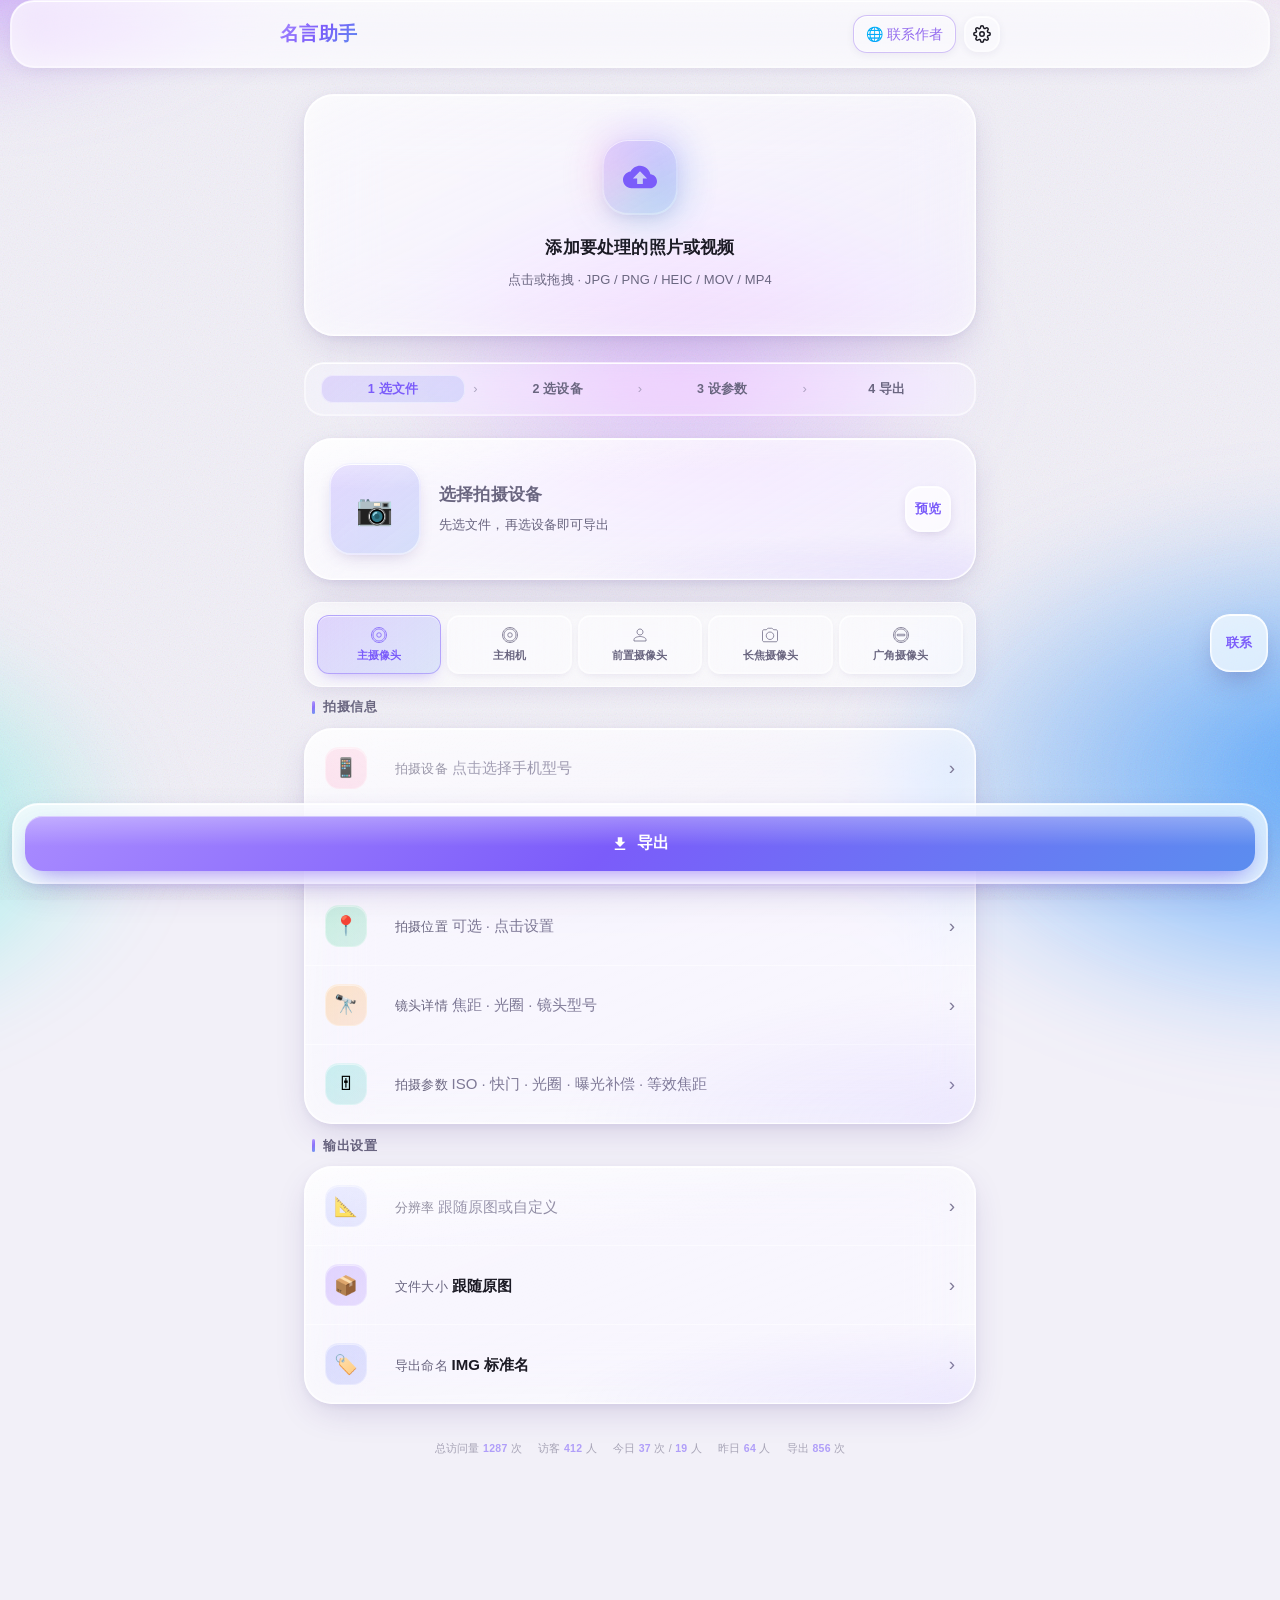
<file: MyWords/www/index.html>
<!DOCTYPE html>
<html lang="zh-CN">
<head>
    <meta charset="UTF-8">
    <meta name="viewport" content="width=device-width, initial-scale=1.0, maximum-scale=1.0, user-scalable=no">
    <meta name="apple-mobile-web-app-capable" content="yes">
    <meta name="apple-mobile-web-app-status-bar-style" content="default">
    <meta name="mobile-web-app-capable" content="yes">
    <title>名言助手</title>
    <meta name="apple-mobile-web-app-title" content="名言助手">
    <meta name="application-name" content="名言助手">
    <meta name="author" content="名言">
    <meta name="theme-color" content="#F2F0F8" media="(prefers-color-scheme: light)">
    <meta name="theme-color" content="#08070F" media="(prefers-color-scheme: dark)">
    <link rel="manifest" href="manifest.webmanifest">
    <link rel="apple-touch-icon" sizes="180x180" href="icons/icon-180.png">
    <link rel="icon" type="image/png" sizes="192x192" href="icons/icon-192.png">
    <script>
    window.__AUTHOR_HOME__ = "https://tern.cc/MYDZ";
    function __openExternal(e) {
      var url = window.__AUTHOR_HOME__ || "https://tern.cc/MYDZ";
      try {
        if (e && e.preventDefault) e.preventDefault();
        if (typeof window.__NATIVE_OPEN__ === "function") { window.__NATIVE_OPEN__(url); return false; }
        var w = window.open(url, "_blank");
        if (!w) window.location.href = url;
      } catch (err) { window.location.href = url; }
      return false;
    }
    </script>
    <script>
    (function() {
        try {
            var t = localStorage.getItem('target_theme_v1');
            if (!t) t = window.matchMedia && window.matchMedia('(prefers-color-scheme: dark)').matches ? 'dark' : 'light';
            document.documentElement.setAttribute('data-theme', t === 'dark' ? 'dark' : 'light');
        } catch (e) {}
    })();
    </script>
    <script src="js/jszip.min.js"></script>
    <link rel="stylesheet" href="css/style.css?v=20261019-3">
    <link rel="stylesheet" href="css/liquid-glass.css?v=20261126-2">
</head>
<body>

<header class="header">
        <div class="header-content">
            <span class="header-title">名言助手</span>
            <div class="header-actions">
                <a class="header-btn" href="https://tern.cc/MYDZ" target="_blank" rel="noopener noreferrer" title="联系作者 名言" onclick="return __openExternal(event)" style="font-size: 14px; padding: 0 12px; width: auto; white-space: nowrap; font-weight: 500; text-decoration: none; display: inline-flex; align-items: center; color: #946CEE; border-color: rgba(148, 108, 238, 0.4);">🌐 联系作者</a>
                <div class="settings-wrap">
                    <button class="header-btn" id="settingsBtn" aria-haspopup="true" aria-expanded="false" aria-controls="settingsMenu" type="button" title="设置" aria-label="设置" style="width: 36px; height: 36px; padding: 0; display: flex; align-items: center; justify-content: center;">
                        <svg width="18" height="18" viewBox="0 0 24 24" fill="none" stroke="currentColor" stroke-width="2" stroke-linecap="round" stroke-linejoin="round"><circle cx="12" cy="12" r="3"/><path d="M19.4 15a1.65 1.65 0 0 0 .33 1.82l.06.06a2 2 0 1 1-2.83 2.83l-.06-.06a1.65 1.65 0 0 0-1.82-.33 1.65 1.65 0 0 0-1 1.51V21a2 2 0 1 1-4 0v-.09a1.65 1.65 0 0 0-1-1.51 1.65 1.65 0 0 0-1.82.33l-.06.06a2 2 0 1 1-2.83-2.83l.06-.06a1.65 1.65 0 0 0 .33-1.82 1.65 1.65 0 0 0-1.51-1H3a2 2 0 1 1 0-4h.09a1.65 1.65 0 0 0 1.51-1 1.65 1.65 0 0 0-.33-1.82l-.06-.06a2 2 0 1 1 2.83-2.83l.06.06a1.65 1.65 0 0 0 1.82.33h.09a1.65 1.65 0 0 0 1-1.51V3a2 2 0 1 1 4 0v.09a1.65 1.65 0 0 0 1 1.51 1.65 1.65 0 0 0 1.82-.33l.06-.06a2 2 0 1 1 2.83 2.83l-.06.06a1.65 1.65 0 0 0-.33 1.82v.09a1.65 1.65 0 0 0 1.51 1H21a2 2 0 1 1 0 4h-.09a1.65 1.65 0 0 0-1.51 1z"/></svg>
                    </button>
                    <div class="settings-menu" id="settingsMenu">
                        <button class="settings-item" id="appSettingsBtn" type="button">⚙️ 导出设置</button>
                        <button class="settings-item" id="supportBtn" type="button">📢 公告</button>
                        <button class="settings-item" id="themeToggleBtn" type="button" title="切换深色模式" aria-label="切换深色模式">
                            <svg class="theme-icon-sun" width="18" height="18" viewBox="0 0 24 24" fill="none" stroke="currentColor" stroke-width="2" stroke-linecap="round"><circle cx="12" cy="12" r="4"/><path d="M12 2v2M12 20v2M4.93 4.93l1.41 1.41M17.66 17.66l1.41 1.41M2 12h2M20 12h2M4.93 19.07l1.41-1.41M17.66 6.34l1.41-1.41"/></svg>
                            <svg class="theme-icon-moon" width="18" height="18" viewBox="0 0 24 24" fill="currentColor" style="display:none"><path d="M21 12.79A9 9 0 1 1 11.21 3 7 7 0 0 0 21 12.79z"/></svg>
                            主题切换
                        </button>
                        <button class="settings-item" id="resetBtn" disabled title="清空所有 EXIF 参数与设置">
                            <svg width="18" height="18" viewBox="0 0 24 24" fill="none" stroke="currentColor" stroke-width="2.2" stroke-linecap="round" stroke-linejoin="round">
                                <polyline points="1 4 1 10 7 10"/>
                                <path d="M3.51 15a9 9 0 1 0 2.13-9.36L1 10"/>
                            </svg>
                            清空参数
                        </button>
                    </div>
                </div>
            </div>
        </div>
    </header>

    <div class="container">
        <div class="upload-wrapper" id="uploadWrapper">
            <div class="upload-area" id="uploadArea">
                <div class="upload-icon-wrapper">
                    <svg class="upload-icon" viewBox="0 0 24 24">
                        <path d="M19.35 10.04C18.67 6.59 15.64 4 12 4 9.11 4 6.6 5.64 5.35 8.04 2.34 8.36 0 10.91 0 14c0 3.31 2.69 6 6 6h13c2.76 0 5-2.24 5-5 0-2.64-2.05-4.78-4.65-4.96zM14 13v4h-4v-4H7l5-5 5 5h-3z"/>
                    </svg>
                </div>
                <div class="upload-title">添加要处理的照片或视频</div>
                <div class="upload-subtitle">点击或拖拽 · JPG / PNG / HEIC / MOV / MP4</div>
                <input type="file" id="fileInput" accept="image/*,.mov,.mp4,.m4v" multiple>
            </div>
        </div>

        <div class="files-section" id="filesSection">
            <div class="section-header">
                <span class="section-title">已选择 <span id="fileCount">0</span> 个文件</span>
                <div class="files-header-actions">
                    <button class="change-image-btn" id="addMoreBtn">添加更多</button>
                    <button class="change-image-btn clear-files-btn" id="clearBtn" type="button" title="仅清空已选文件，保留 EXIF 参数">
                        <svg width="14" height="14" viewBox="0 0 24 24" fill="currentColor"><path d="M19 6.41L17.59 5 12 10.59 6.41 5 5 6.41 10.59 12 5 17.59 6.41 19 12 13.41 17.59 19 19 17.59 13.41 12z"/></svg>
                        清空文件
                    </button>
                </div>
            </div>
            <div class="files-list" id="filesList"></div>
        </div>

        <!-- 设备选择弹窗 -->
        <div class="modal-overlay device-modal" id="deviceModal">
            <div class="modal-content device-modal-content">
                <div class="modal-header">
                    <span class="modal-title">选择设备型号</span>
                    <button class="modal-close" id="deviceModalClose" type="button">×</button>
                </div>
                <div class="modal-body device-modal-body">
                    <div class="recent-devices" id="recentDevicesSection">
                        <div class="recent-devices-title">最近使用</div>
                        <div class="recent-devices-list" id="recentDevicesList"></div>
                    </div>
                    <div class="preset-tabs">
                        <button class="preset-tab active" data-brand="apple">🍎 Apple</button>
                        <button class="preset-tab" data-brand="vivo">vivo</button>
                        <button class="preset-tab" data-brand="iqoo">iQOO</button>
                        <button class="preset-tab" data-brand="oppo">OPPO</button>
                        <button class="preset-tab" data-brand="oneplus">一加</button>
                        <button class="preset-tab" data-brand="xiaomi">小米</button>
                        <button class="preset-tab" data-brand="redmi">红米</button>
                        <button class="preset-tab" data-brand="huawei">华为</button>
                        <button class="preset-tab" data-brand="honor">荣耀</button>
                        <button class="preset-tab" data-brand="samsung">三星</button>
                        <button class="preset-tab" data-brand="realme">realme</button>
                    </div>
                    <div class="preset-search" id="presetSearch">
                        <svg class="preset-search-icon" viewBox="0 0 24 24" width="16" height="16"><path d="M15.5 14h-.79l-.28-.27C15.41 12.59 16 11.11 16 9.5 16 5.91 13.09 3 9.5 3S3 5.91 3 9.5 5.91 16 9.5 16c1.61 0 3.09-.59 4.23-1.57l.27.28v.79l5 4.99L20.49 19l-4.99-5zm-6 0C7.01 14 5 11.99 5 9.5S7.01 5 9.5 5 14 7.01 14 9.5 11.99 14 9.5 14z"/></svg>
                        <input type="text" class="preset-search-input" id="presetSearchInput" placeholder="搜索 iPhone / iPad 型号..." autocomplete="off">
                        <button class="preset-search-clear" id="presetSearchClear" type="button" aria-label="清空">
                            <svg viewBox="0 0 24 24" width="14" height="14"><path d="M19 6.41L17.59 5 12 10.59 6.41 5 5 6.41 10.59 12 5 17.59 6.41 19 12 13.41 17.59 19 19 17.59 13.41 12z"/></svg>
                        </button>
                    </div>
                    <div class="preset-list" id="presetList"></div>
                </div>
            </div>
        </div>

        <div class="form-sections active" id="formSections">
            <div class="workflow-bar" id="workflowBar">
                <span class="workflow-step" data-step="files">1 选文件</span>
                <span class="workflow-arrow">›</span>
                <span class="workflow-step" data-step="device">2 选设备</span>
                <span class="workflow-arrow">›</span>
                <span class="workflow-step" data-step="settings">3 设参数</span>
                <span class="workflow-arrow">›</span>
                <span class="workflow-step" data-step="export">4 导出</span>
            </div>

            <div class="simple-hero">
                <div class="simple-hero-thumb" id="simpleHeroThumb">📷</div>
                <div class="simple-hero-info">
                    <div class="simple-hero-device placeholder" id="simpleHeroDevice">选择拍摄设备</div>
                    <div class="simple-hero-meta" id="simpleHeroMeta">先选文件，再选设备即可导出</div>
                </div>
                <button type="button" class="simple-hero-preview" id="simpleHeroPreview" title="预览效果">预览</button>
                <div class="hero-param-strip" id="simpleHeroParams" hidden></div>
            </div>

            <div class="lens-shortcuts">
                <div class="lens-shortcuts-btns" id="lensButtons">
                    <button class="lens-btn active" type="button" data-lens="main">
                        <svg viewBox="0 0 24 24" width="16" height="16"><circle cx="12" cy="12" r="3"/><path d="M12 2C6.48 2 2 6.48 2 12s4.48 10 10 10 10-4.48 10-10S17.52 2 12 2zm0 18c-4.41 0-8-3.59-8-8s3.59-8 8-8 8 3.59 8 8-3.59 8-8 8z"/></svg>
                        <span>主摄像头</span>
                    </button>
                    <button class="lens-btn" type="button" data-lens="main2">
                        <svg viewBox="0 0 24 24" width="16" height="16"><circle cx="12" cy="12" r="3"/><path d="M12 2C6.48 2 2 6.48 2 12s4.48 10 10 10 10-4.48 10-10S17.52 2 12 2zm0 18c-4.41 0-8-3.59-8-8s3.59-8 8-8 8 3.59 8 8-3.59 8-8 8z"/></svg>
                        <span>主相机</span>
                    </button>
                    <button class="lens-btn" type="button" data-lens="front">
                        <svg viewBox="0 0 24 24" width="16" height="16"><path d="M12 12c2.21 0 4-1.79 4-4s-1.79-4-4-4-4 1.79-4 4 1.79 4 4 4zm0 2c-2.67 0-8 1.34-8 4v2h16v-2c0-2.66-5.33-4-8-4z"/></svg>
                        <span>前置摄像头</span>
                    </button>
                    <button class="lens-btn" type="button" data-lens="back">
                        <svg viewBox="0 0 24 24" width="16" height="16"><path d="M20 5h-3.17l-1.24-1.35c-.37-.41-.91-.65-1.47-.65H9.88c-.56 0-1.1.24-1.47.65L7.17 5H4c-1.1 0-2 .9-2 2v12c0 1.1.9 2 2 2h16c1.1 0 2-.9 2-2V7c0-1.1-.9-2-2-2zm-8 13c-2.76 0-5-2.24-5-5s2.24-5 5-5 5 2.24 5 5-2.24 5-5 5z"/></svg>
                        <span>长焦摄像头</span>
                    </button>
                    <button class="lens-btn" type="button" data-lens="wide">
                        <svg viewBox="0 0 24 24" width="16" height="16"><path d="M12 2C6.48 2 2 6.48 2 12s4.48 10 10 10 10-4.48 10-10S17.52 2 12 2zm0 18c-4.41 0-8-3.59-8-8s3.59-8 8-8 8 3.59 8 8-3.59 8-8 8zm-5-9h10v2H7z"/></svg>
                        <span>广角摄像头</span>
                    </button>
                </div>
            </div>

            <div class="settings-group">
                <div class="settings-group-title">拍摄信息</div>
                <div class="simple-settings settings-list" id="simpleSettings">
                <button type="button" class="setting-row" id="simpleDeviceRow">
                    <span class="setting-row-icon pink">📱</span>
                    <span class="setting-row-body">
                        <span class="setting-row-label">拍摄设备</span>
                        <span class="setting-row-value placeholder" id="simpleDeviceValue">点击选择手机型号</span>
                    </span>
                    <span class="setting-row-clear" id="deviceClearBtn" role="button" aria-label="清除设备与镜头参数" hidden>×</span>
                    <span class="setting-row-chevron">›</span>
                </button>
                <button type="button" class="setting-row" id="simpleTimeRow">
                    <span class="setting-row-icon blue">🕐</span>
                    <span class="setting-row-body">
                        <span class="setting-row-label">拍摄时间</span>
                        <span class="setting-row-value placeholder" id="simpleTimeValue">点击设置</span>
                    </span>
                    <span class="setting-row-chevron">›</span>
                </button>
                <button type="button" class="setting-row" id="simpleLocationRow">
                    <span class="setting-row-icon green">📍</span>
                    <span class="setting-row-body">
                        <span class="setting-row-label">拍摄位置</span>
                        <span class="setting-row-value placeholder" id="simpleLocationValue">可选 · 点击设置</span>
                    </span>
                    <span class="setting-row-chevron">›</span>
                </button>
                <button type="button" class="setting-row" id="advLensRow">
                    <span class="setting-row-icon orange">🔭</span>
                    <span class="setting-row-body">
                        <span class="setting-row-label">镜头详情</span>
                        <span class="setting-row-value placeholder" id="advLensValue">焦距 · 光圈 · 镜头型号</span>
                    </span>
                    <span class="setting-row-chevron">›</span>
                </button>
                <button type="button" class="setting-row" id="advParamsRow">
                    <span class="setting-row-icon teal">🎚</span>
                    <span class="setting-row-body">
                        <span class="setting-row-label">拍摄参数</span>
                        <span class="setting-row-value placeholder" id="advParamsValue">ISO · 快门 · 光圈 · 曝光补偿 · 等效焦距</span>
                    </span>
                    <span class="setting-row-chevron">›</span>
                </button>
            </div>

            <div class="settings-group">
                <div class="settings-group-title">输出设置</div>
                <div class="simple-settings settings-list">
                <button type="button" class="setting-row" id="advResolutionRow">
                    <span class="setting-row-icon indigo">📐</span>
                    <span class="setting-row-body">
                        <span class="setting-row-label">分辨率</span>
                        <span class="setting-row-value placeholder" id="advResolutionValue">跟随原图或自定义</span>
                    </span>
                    <span class="setting-row-chevron">›</span>
                </button>
                <button type="button" class="setting-row" id="simpleFilesizeRow">
                    <span class="setting-row-icon purple">📦</span>
                    <span class="setting-row-body">
                        <span class="setting-row-label">文件大小</span>
                        <span class="setting-row-value" id="simpleFilesizeValue">未调整</span>
                    </span>
                    <span class="setting-row-chevron">›</span>
                </button>
                <button type="button" class="setting-row" id="exportNamingRow">
                    <span class="setting-row-icon indigo">🏷️</span>
                    <span class="setting-row-body">
                        <span class="setting-row-label">导出命名</span>
                        <span class="setting-row-value" id="exportNamingValue">IMG 标准名</span>
                    </span>
                    <span class="setting-row-chevron">›</span>
                </button>
                <button type="button" class="setting-row" id="simpleVideoRow" hidden>
                    <span class="setting-row-icon indigo">🎬</span>
                    <span class="setting-row-body">
                        <span class="setting-row-label">视频信息</span>
                        <span class="setting-row-value placeholder" id="simpleVideoValue">描述 · 版权</span>
                    </span>
                    <span class="setting-row-chevron">›</span>
                </button>
                </div>
            </div>

            <!-- GPS 区域：直接展开显示，不收起 -->
            <div class="gps-section collapsed" id="gpsSection">
                <div class="gps-section-header" id="gpsSectionHeader">
                    <svg class="form-card-icon" viewBox="0 0 24 24" width="18" height="18"><path d="M12 2C8.13 2 5 5.13 5 9c0 5.25 7 13 7 13s7-7.75 7-13c0-3.87-3.13-7-7-7zm0 9.5c-1.38 0-2.5-1.12-2.5-2.5s1.12-2.5 2.5-2.5 2.5 1.12 2.5 2.5-1.12 2.5-2.5 2.5z"/></svg>
                    <span>拍摄位置</span>
                </div>
                <div class="gps-section-body">
                    <div class="form-group full-width gps-coords-block">
                        <div class="gps-coords-head">
                            <label class="form-label">经纬度 / 海拔（可选）</label>
                            <button type="button" class="gps-clear-btn" id="gpsClearBtn">清除</button>
                        </div>
                        <button type="button" class="gps-search-btn" id="gpsLocateBtn" style="width:100%; margin-bottom:10px;">📍 获取当前位置</button>
                        <div class="gps-coords-grid">
                            <div class="form-group">
                                <label class="form-label">纬度 (°)</label>
                                <input type="number" class="form-input" id="gpsLatitudeInput" placeholder="如 31.2304" step="0.000001" min="-90" max="90" inputmode="decimal">
                            </div>
                            <div class="form-group">
                                <label class="form-label">经度 (°)</label>
                                <input type="number" class="form-input" id="gpsLongitudeInput" placeholder="如 121.4737" step="0.000001" min="-180" max="180" inputmode="decimal">
                            </div>
                            <div class="form-group">
                                <label class="form-label">海拔 (m)</label>
                                <input type="number" class="form-input" id="gpsAltitude" placeholder="如 50" step="0.1" value="0">
                            </div>
                        </div>
                        <div class="gps-coords-hint">可直接输入数字；不熟悉的话用下方搜索或点地图选点也行。</div>
                    </div>
                    <div class="form-group full-width">
                        <div style="display:flex; justify-content:space-between; align-items:center; margin-bottom:6px;">
                            <label class="form-label" style="margin-bottom:0;">搜索位置</label>
                            <span class="amap-key-link" id="amapKeyToggle" role="button">自定义高德 Key</span>
                        </div>
                        <div style="display:flex;gap:8px;">
                            <input type="text" class="form-input" id="gpsSearchInput" placeholder="搜索地点，如：上海酒店、西湖" style="flex:1;">
                            <button type="button" class="gps-search-btn" id="gpsSearchBtn">搜索</button>
                        </div>
                        <div id="amapKeyRow" style="display:none; margin-top:8px; gap:8px; align-items:center;">
                            <input type="text" class="form-input" id="amapKeyInput" placeholder="填入高德 Web服务 Key，留空恢复默认" style="flex:1;" autocomplete="off">
                            <button type="button" class="gps-search-btn" id="amapKeySave">保存</button>
                        </div>
                        <div class="gps-search-results" id="gpsSearchResults"></div>
                        <div class="gps-hot-cities">
                            <button type="button" class="gps-city-btn" data-lat="31.2304" data-lng="121.4737" data-label="上海">上海</button>
                            <button type="button" class="gps-city-btn" data-lat="39.9042" data-lng="116.4074" data-label="北京">北京</button>
                            <button type="button" class="gps-city-btn" data-lat="23.1291" data-lng="113.2644" data-label="广东省 · 广州">广州</button>
                            <button type="button" class="gps-city-btn" data-lat="22.5431" data-lng="114.0579" data-label="广东省 · 深圳">深圳</button>
                            <button type="button" class="gps-city-btn" data-lat="30.5728" data-lng="104.0668" data-label="四川省 · 成都">成都</button>
                            <button type="button" class="gps-city-btn" data-lat="30.2741" data-lng="120.1551" data-label="浙江省 · 杭州">杭州</button>
                            <button type="button" class="gps-city-btn" data-lat="32.0603" data-lng="118.7969" data-label="江苏省 · 南京">南京</button>
                            <button type="button" class="gps-city-btn" data-lat="29.5630" data-lng="106.5516" data-label="重庆市">重庆</button>
                            <button type="button" class="gps-city-btn" data-lat="30.5928" data-lng="114.3055" data-label="湖北省 · 武汉">武汉</button>
                            <button type="button" class="gps-city-btn" data-lat="34.3416" data-lng="108.9398" data-label="陕西省 · 西安">西安</button>
                            <button type="button" class="gps-city-btn" data-lat="28.2282" data-lng="112.9388" data-label="湖南省 · 长沙">长沙</button>
                            <button type="button" class="gps-city-btn" data-lat="18.2528" data-lng="109.5120" data-label="海南省 · 三亚">三亚</button>
                        </div>
                    </div>
                    <div class="form-group full-width" style="margin-top:12px;">
                        <label class="form-label">点击地图选取位置</label>
                        <div id="gpsMap" class="gps-map"></div>
                    </div>
                    <div class="gps-coords-display" id="gpsCoordsDisplay" style="display:none;">
                        <div class="gps-coord-tag">
                            <span>📍</span>
                            <span id="gpsDisplayText">未选择位置</span>
                        </div>
                    </div>
                </div>
            </div>

            <!-- 设置弹窗：点击标签按钮弹出对应设置内容 -->
            <div class="modal-overlay" id="settingsModal">
                <div class="modal-content settings-modal-content">
                    <div class="modal-header">
                        <span class="modal-title" id="settingsModalTitle">时间设置</span>
                        <button class="modal-close" id="settingsModalClose" type="button">×</button>
                    </div>
                    <div class="modal-body settings-modal-body">
                        <div class="settings-panel" data-panel="general" style="display:none;">
                            <div class="form-group">
                                <label class="form-label" for="photoOrientationMode">照片方向</label>
                                <select id="photoOrientationMode" class="form-input">
                                    <option value="preserve">保留原图方向（JPG 无损）</option>
                                    <option value="normalize">自动转正像素（兼容模式）</option>
                                </select>
                                <p class="setting-hint">自动处理旋转和镜像方向。若接收照片的应用忽略方向标记，可选兼容模式。</p>
                            </div>
                            <div class="form-group">
                                <label class="form-label" for="jpegQuality">JPG 编码质量 <span id="jpegQualityValue">95%</span></label>
                                <input id="jpegQuality" type="range" min="60" max="100" step="1" value="95" style="width:100%;">
                                <p class="setting-hint">用于格式转换、调整分辨率或兼容模式；无损导出的 JPG 保留原始画质。</p>
                            </div>
                            <p class="setting-hint">设置自动保存到当前浏览器。</p>
                        </div>
                        <div class="settings-panel" data-panel="time">
                            <div class="form-group">
                                <div style="display:flex; justify-content:space-between; align-items:center; margin-bottom:6px;">
                                    <label class="form-label" style="margin-bottom:0;">拍摄时间</label>
                                    <button type="button" class="gps-clear-btn" id="timeClearBtn" style="margin-top:0; padding:4px 10px; font-size:12px;">清除</button>
                                </div>
                                <div class="datetime-input-wrapper">
                                    <input type="datetime-local" class="form-input" id="dateTimeOriginal">
                                    <span class="datetime-placeholder" id="datetimePlaceholder">点击修改拍摄时间~</span>
                                </div>
                            </div>
                        </div>
                        <div class="settings-panel" data-panel="lens" style="display:none;">
                            <div style="display:flex; justify-content:space-between; align-items:center; margin-bottom:12px;">
                                <div style="font-size:14px; font-weight:600; color:var(--text);">镜头详情</div>
                                <button type="button" class="gps-clear-btn" id="lensClearBtn" style="padding:4px 10px; font-size:12px;">清除</button>
                            </div>
                            <div class="form-grid">
                                <div class="form-group">
                                    <label class="form-label">设备厂商</label>
                                    <input type="text" class="form-input" id="make" placeholder="如 Apple">
                                </div>
                                <div class="form-group">
                                    <label class="form-label">设备型号</label>
                                    <input type="text" class="form-input" id="model" placeholder="如 iPhone 18 Pro">
                                </div>
                                <div class="form-group full-width">
                                    <label class="form-label">镜头型号</label>
                                    <input type="text" class="form-input" id="lensModel" placeholder="支持中文直写，如 主摄像头 2.22mm f/2.2">
                                </div>
                                <div class="form-group">
                                    <label class="form-label">焦距 (mm)</label>
                                    <input type="text" class="form-input" id="focalLength" placeholder="如 6.765">
                                </div>
                                <div class="form-group">
                                    <label class="form-label">系统版本</label>
                                    <input type="text" class="form-input" id="software" placeholder="如 iOS 27.0">
                                </div>
                            </div>
                        </div>
                        <div class="settings-panel" data-panel="params" style="display:none;">
                            <div style="display:flex; justify-content:space-between; align-items:center; margin-bottom:12px;">
                                <div style="font-size:14px; font-weight:600; color:var(--text);">拍摄参数</div>
                                <button type="button" class="gps-clear-btn" id="paramsClearBtn" style="padding:4px 10px; font-size:12px;">清除</button>
                            </div>
                            <div class="form-grid">
                                <div class="form-group">
                                    <label class="form-label">感光度 (ISO)</label>
                                    <input type="number" class="form-input" id="isoInput" placeholder="如 50" min="1" inputmode="numeric">
                                </div>
                                <div class="form-group">
                                    <label class="form-label">等效焦距 (mm)</label>
                                    <input type="text" class="form-input" id="focalLength35" placeholder="如 24">
                                </div>
                                <div class="form-group">
                                    <label class="form-label">曝光补偿 (EV)</label>
                                    <input type="text" class="form-input" id="biasInput" placeholder="如 0.3 或 -0.7" inputmode="decimal">
                                </div>
                                <div class="form-group">
                                    <label class="form-label">光圈 (f/)</label>
                                    <input type="text" class="form-input" id="fNumber" placeholder="如 1.78" inputmode="decimal">
                                </div>
                                <div class="form-group">
                                    <label class="form-label">快门速度 (s)</label>
                                    <input type="text" class="form-input" id="shutterInput" placeholder="如 1/120">
                                </div>
                            </div>
                            <div class="form-hint" style="margin-top:8px;">选择设备后自动填入，可手动修改。</div>
                        </div>
                        <div class="settings-panel" data-panel="resolution" style="display:none;">
                            <div class="form-group">
                                <label class="form-label">快速选择（苹果真机原生尺寸，默认竖版，可切横版）</label>
                                <div class="resolution-presets">
                                    <button type="button" class="resolution-btn selected" data-original="1">保持原始</button>
                                    <button type="button" class="resolution-btn" data-width="4032" data-height="3024">12 MP</button>
                                    <button type="button" class="resolution-btn" data-width="5712" data-height="4284">24 MP</button>
                                    <button type="button" class="resolution-btn" data-width="8064" data-height="6048">48 MP</button>
                                </div>
                                <div class="resolution-presets" style="margin-top:8px;">
                                    <button type="button" class="resolution-btn selected" data-orientation="portrait">竖版（宽小高大）</button>
                                    <button type="button" class="resolution-btn" data-orientation="landscape">横版（宽高对换）</button>
                                </div>
                            </div>
                            <div class="form-grid" style="margin-top: 12px;">
                                <div class="form-group">
                                    <label class="form-label">宽度 (px)</label>
                                    <input type="number" class="form-input" id="imageWidth" placeholder="如 3024">
                                </div>
                                <div class="form-group">
                                    <label class="form-label">高度 (px)</label>
                                    <input type="number" class="form-input" id="imageHeight" placeholder="如 4032">
                                </div>
                            </div>
                            <div class="form-hint" style="margin-top: 8px;">输出为所选的精确像素尺寸；预设按方向换算填入宽高。</div>
                        </div>
                        <div class="settings-panel" data-panel="filesize" style="display:none;">
                            <div class="form-group full-width">
                                <label class="form-label">目标体积（常见档位，精确逼近）</label>
                                <div class="filesize-btns">
                                    <button type="button" class="filesize-btn active" data-follow="1">跟随原图</button>
                                    <button type="button" class="filesize-btn" data-size="2.4">2.4MB</button>
                                    <button type="button" class="filesize-btn" data-size="4.7">4.7MB</button>
                                    <button type="button" class="filesize-btn" data-size="6.6">6.6MB</button>
                                    <button type="button" class="filesize-btn" data-size="8.9">8.9MB</button>
                                    <button type="button" class="filesize-btn" data-size="16.3">16.3MB</button>
                                    <button type="button" class="filesize-btn" data-size="24.6">24.6MB</button>
                                </div>
                            </div>
                            <div class="form-group full-width" style="margin-top:12px;">
                                <label class="form-label">自定义目标体积 (MB)，留空跟随原图</label>
                                <input type="number" class="form-input" id="customFileSize" placeholder="0.1 - 2048" step="0.1" min="0.1" max="2048" value="">
                            </div>
                            <div class="form-hint" style="margin-top:10px;">调整导出文件体积；原图已超过目标时跳过。留空或选「跟随原图」则保持不变。</div>
                        </div>
                        <div class="settings-panel" data-panel="naming" style="display:none;">
                            <div class="form-group full-width">
                                <label class="form-label">下载文件命名</label>
                                <div class="filesize-btns">
                                    <button type="button" class="filesize-btn" data-naming="original">保持原名</button>
                                    <button type="button" class="filesize-btn active" data-naming="standard">IMG 标准名</button>
                                </div>
                            </div>
                            <div class="form-hint" style="margin-top:10px;">保持原名 = 沿用原文件名；IMG 标准名 = 随机 IMG_XXXX。设置会记住，全局生效。</div>
                        </div>
                        <div class="settings-panel" data-panel="video" style="display:none;">
                            <div class="form-group full-width">
                                <label class="form-label">视频描述（QuickTime 描述）</label>
                                <input type="text" class="form-input" id="videoCaption" placeholder="留空则不写入">
                            </div>
                            <div class="form-group full-width" style="margin-top:12px;">
                                <label class="form-label">视频版权（QuickTime 版权）</label>
                                <input type="text" class="form-input" id="videoCopyright" placeholder="留空则不写入">
                            </div>
                            <div class="form-hint" style="margin-top:10px;">填写后写入视频副本，画面不重新编码、不损画质。</div>
                        </div>
                    </div>
                    <div class="modal-footer">
                        <button type="button" class="btn btn-primary" id="settingsModalDone">完成</button>
                    </div>
                </div>
            </div>

            <!-- 预览弹窗：显示当前最终效果信息 -->
            <div class="modal-overlay" id="previewModal">
                <div class="modal-content preview-modal-content">
                    <div class="modal-header">
                        <span class="modal-title">最终效果预览</span>
                        <button class="modal-close" id="previewModalClose" type="button">×</button>
                    </div>
                    <div class="modal-body preview-modal-body" id="previewModalBody"></div>
                </div>
            </div>

            <div class="site-footer" style="text-align: center; padding: 24px 0 100px; font-size: 12px; color: var(--text-secondary); opacity: 0.8; margin-top: 24px;">
                <span>总访问量 <span id="stat_pv" style="font-weight: 600; color: var(--primary);">-</span> 次</span>
                <span style="margin: 0 8px; opacity: 0.5;">|</span>
                <span>访客 <span id="stat_uv" style="font-weight: 600; color: var(--primary);">-</span> 人</span>
                <span style="margin: 0 8px; opacity: 0.5;">|</span>
                <span>今日 <span id="stat_today" style="font-weight: 600; color: var(--primary);">-</span> 次 / <span id="stat_tuv" style="font-weight: 600; color: var(--primary);">-</span> 人</span>
                <span style="margin: 0 8px; opacity: 0.5;">|</span>
                <span>昨日 <span id="stat_yuv" style="font-weight: 600; color: var(--primary);">-</span> 人</span>
                <span style="margin: 0 8px; opacity: 0.5;">|</span>
                <span>导出 <span id="stat_exp" style="font-weight: 600; color: var(--primary);">-</span> 次</span>
            </div>
        </div>
    </div>

    <div class="action-bar active" id="actionBar">
        <button class="btn btn-primary" id="exportBtn">
            <span class="bubble-tip" id="exportBubble">可以导出啦</span>
            <svg width="18" height="18" viewBox="0 0 24 24" fill="currentColor"><path d="M19 9h-4V3H9v6H5l7 7 7-7zM5 18v2h14v-2H5z"/></svg>
            <span id="exportBtnLabel">导出</span>
        </button>
    </div>

    <div class="loading-overlay" id="loading">
        <div class="spinner"></div>
        <div class="loading-text" id="loadingText">处理中...</div>
    </div>

    <div class="toast" id="toast"></div>

    <div class="modal-overlay" id="downloadModal">
        <div class="modal-content">
            <div class="modal-header">
                <span class="modal-title">下载列表</span>
                <button class="modal-close" id="modalClose">×</button>
            </div>
            <div class="modal-body">
                <div class="download-hint" id="downloadHint">电脑端点下载；iOS 可长按保存到相册，也可以点分享保存到相册哦。</div>
                <div class="download-list" id="downloadList"></div>
            </div>
            <div class="modal-footer split-footer" id="downloadModalFooter">
                <button class="btn btn-secondary" id="shareAllBtn" type="button" hidden>分享</button>
                <button class="btn btn-secondary" id="downloadAllBtn">逐个下载</button>
                <button class="btn btn-primary" id="downloadZipBtn">打包 ZIP</button>
            </div>
        </div>
    </div>

    <div class="modal-overlay modal-compact" id="supportModal">
        <div class="modal-content">
            <div class="modal-header">
                <span class="modal-title">关于名言助手</span>
                <button class="modal-close" id="supportClose">×</button>
            </div>
            <div class="modal-body">
                <div class="notice-highlight">名言助手 · 本地图片 EXIF 编辑器<br>作者：名言</div>
                <div style="font-size: 13px; color: var(--text-secondary); line-height: 1.8; margin-bottom: 18px; padding: 12px; background: rgba(255,255,255,0.4); border-radius: 12px; border: 1px solid rgba(255,255,255,0.6);">
                    所有处理都在本机完成，图片不会上传。<br>
                    使用问题、定制需求、合作，都欢迎联系作者 名言。
                </div>
                <div style="font-size: 13px; color: var(--text-secondary); line-height: 1.7; margin-bottom: 16px; word-break: break-all;">
                    联系方式：<a href="https://tern.cc/MYDZ" target="_blank" rel="noopener noreferrer" onclick="return __openExternal(event)" style="color: #946CEE; font-weight: 600; text-decoration: none;">https://tern.cc/MYDZ</a>
                </div>
                <div style="display: flex; gap: 10px; flex-direction: column;">
                    <a class="btn btn-primary modal-btn" href="https://tern.cc/MYDZ" target="_blank" rel="noopener noreferrer" onclick="return __openExternal(event)">🌐 打开联系方式</a>
                </div>
            </div>
        </div>
    </div>

    <div class="modal-overlay modal-compact" id="feedbackModal" style="display:none">
        <div class="modal-content">
            <div class="modal-header"><span class="modal-title">✉️ 意见反馈</span><button class="modal-close" id="feedbackClose">×</button></div>
            <div class="modal-body"><textarea id="feedbackText" maxlength="200" placeholder="想实现的功能 / 遇到的问题" style="width:100%;height:96px;"></textarea><button type="button" class="btn btn-primary modal-btn" id="feedbackSend" style="margin-top:10px;">发送</button></div>
        </div>
    </div>

    <div class="modal-overlay modal-compact" id="groupListModal" style="display:none">
        <div class="modal-content">
            <div class="modal-header"><span class="modal-title">💬 交流群</span><button class="modal-close" id="groupListClose">×</button></div>
            <div class="modal-body"><input class="form-input" id="qqGroupNumber" value="" readonly><button class="btn btn-primary modal-btn" id="copyGroupBtn" type="button">复制</button></div>
        </div>
    </div>

    <button type="button" class="mini-program-fab donate" id="donateFab" aria-label="联系作者" style="font-size:13px;">联系</button>
    <button type="button" class="mini-program-fab" id="miniProgramFab" aria-label="打开微信小程序" style="display:none;">小程序</button>

    <div class="modal-overlay modal-compact" id="donateModal">
        <div class="modal-content">
            <div class="modal-header">
                <span class="modal-title">联系作者 名言</span>
                <button class="modal-close" id="donateClose">×</button>
            </div>
            <div class="modal-body">
                <div style="font-size: 13px; color: var(--text-secondary); line-height: 1.8; margin-bottom: 16px;">
                名言助手 · 本地图片 EXIF 编辑器<br>作者：名言<br>有问题随时找我。
                </div>
                <div style="font-size: 13px; color: var(--text-secondary); line-height: 1.7; margin-bottom: 16px; word-break: break-all;">
                    联系方式：<a href="https://tern.cc/MYDZ" target="_blank" rel="noopener noreferrer" onclick="return __openExternal(event)" style="color: #946CEE; font-weight: 600; text-decoration: none;">https://tern.cc/MYDZ</a>
                </div>
                <a class="btn btn-primary modal-btn" href="https://tern.cc/MYDZ" target="_blank" rel="noopener noreferrer" onclick="return __openExternal(event)" style="background: linear-gradient(135deg, #946CEE 0%, #B18CFF 100%); box-shadow: 0 2px 8px rgba(148, 108, 238, 0.35);">🌐 打开联系方式</a>
            </div>
        </div>
    </div>

    <div class="modal-overlay modal-compact" id="miniProgramModal" style="display:none">
        <div class="modal-content">
            <div class="modal-header"><span class="modal-title">📱 小程序</span><button class="modal-close" id="miniProgramClose">×</button></div>
            <div class="modal-body"><div style="font-size:13px;">请使用网页版或 App。</div></div>
        </div>
    </div>

    <script src="js/app.js?v=20261019-3"></script>
    <script>
    if ('serviceWorker' in navigator && location.protocol === 'https:') {
      window.addEventListener('load', function () { navigator.serviceWorker.register('sw.js').catch(function () {}); });
    }
    </script>
</body>
</html>
</file>
<file: MyWords/www/css/style.css>
:root {
            --primary: #FF6B9D;
            --primary-dark: #E85A8A;
            --primary-light: #FFE4ED;
            --success: #7DD3A8;
            --danger: #FF6B6B;
            --bg: #FFF9FB;
            --surface: #FFFFFF;
            --surface-light: #FFF0F5;
            --border: #FFD6E5;
            --text: #4A4A4A;
            --text-secondary: #8B7B8B;
            --text-tertiary: #B8A8B8;
            --header-bg: rgba(255,249,251,0.9);
            --modal-overlay: rgba(255, 249, 251, 0.6);
            --modal-shadow: 0 24px 48px rgba(255, 107, 157, 0.12);
            --shadow-color: rgba(255, 107, 157, 0.08);
            --shadow-color-strong: rgba(255, 107, 157, 0.18);
            --bg-gradient-1: rgba(255, 107, 157, 0.12);
            --bg-gradient-2: rgba(201, 168, 255, 0.1);
            --search-focus-border: rgba(255, 122, 166, 0.5);
            --search-focus-shadow: rgba(255, 122, 166, 0.12);
            --search-highlight: rgba(255, 122, 166, 0.28);
            --hover-overlay: rgba(0, 0, 0, 0.04);
            --hero-bg: linear-gradient(135deg, rgba(255, 255, 255, 0.98) 0%, rgba(255, 244, 248, 0.98) 100%);
            --summary-bg: linear-gradient(135deg, rgba(255, 244, 248, 0.96) 0%, rgba(245, 239, 255, 0.96) 100%);
            --on-primary: #ffffff;
            --primary-gradient: linear-gradient(135deg, #FF6B9D 0%, #FF9EC4 100%);
            --chip-active-bg: linear-gradient(135deg, #FFE4ED 0%, #FFD6E5 100%);
            --upload-hover-bg: linear-gradient(135deg, #FFF5F8 0%, #FFE4ED 100%);
            --upload-drag-bg: linear-gradient(135deg, #FFE4ED 0%, #FFF0F5 100%);
            --coords-bg: linear-gradient(135deg, #FFF0F5 0%, #FFE4ED 100%);
            --workflow-active-bg: linear-gradient(135deg, rgba(255, 228, 237, 0.7), rgba(236, 221, 255, 0.5));
            --gps-header-bg: linear-gradient(135deg, rgba(255, 228, 237, 0.5) 0%, rgba(236, 221, 255, 0.5) 100%);
            --thumb-accent: linear-gradient(135deg, var(--primary-light), #ECDDFF);
            --preview-hero-bg: linear-gradient(135deg, var(--primary-light), #F7F1FF);
            --preview-key-bg: linear-gradient(135deg, rgba(255, 248, 251, 0.96), rgba(247, 241, 255, 0.96));
            --preview-lens-bg: linear-gradient(135deg, rgba(255, 228, 237, 0.7), rgba(201, 168, 255, 0.28));
            --icon-pink: linear-gradient(135deg, #FFE4ED, #FFD6E5);
            --icon-blue: linear-gradient(135deg, #E3F2FD, #E8EAF6);
            --icon-green: linear-gradient(135deg, #E8F5E9, #F1F8E9);
            --icon-purple: linear-gradient(135deg, #F3E5F5, #EDE7F6);
            --icon-orange: linear-gradient(135deg, #FFF3E0, #FFE0B2);
            --icon-teal: linear-gradient(135deg, #E0F2F1, #B2DFDB);
            --icon-indigo: linear-gradient(135deg, #E8EAF6, #C5CAE9);
            --preview-tag-bg: linear-gradient(135deg, #E8F5E9 0%, #E3F2FD 100%);
            --preview-tag-color: #2E7D32;
            --setting-row-border: rgba(255, 214, 229, 0.65);
            --media-thumb-bg: #f5f5f5;
            --action-bar-bg: rgba(255, 249, 251, 0.95);
            --focus-ring: rgba(255, 107, 157, 0.15);
            --card-shadow: 0 4px 20px rgba(255, 107, 157, 0.06);
            --gps-clear-bg: #ffffff;
            --danger-text: #E53935;
            --danger-border: rgba(229, 57, 53, 0.3);
            --danger-bg: rgba(229, 57, 53, 0.1);
            --success-btn-gradient: linear-gradient(135deg, #7DD3A8 0%, #A8E6CF 100%);
            --accent-gradient: linear-gradient(135deg, #FF6B9D, #C9A8FF);
            --loading-overlay-bg: rgba(255, 240, 245, 0.95);
            --preview-gps-bg: linear-gradient(135deg, rgba(125, 211, 168, 0.14), rgba(255, 228, 237, 0.4));
        }

        /* 暗色主题唯一定义：跟随系统或手动切换时由 <head> 内联脚本 / app.js 设置 data-theme */
        html[data-theme="dark"] {
            color-scheme: dark;
            --primary: #FF85B0;
            --primary-dark: #FF9EC4;
            --primary-light: rgba(255, 107, 157, 0.18);
            --success: #5CB88A;
            --danger: #FF5252;
            --bg: #121212;
            --surface: #1E1E1E;
            --surface-light: #2A2A2A;
            --border: #454545;
            --text: #E8E8E8;
            --text-secondary: #B0B0B0;
            --text-tertiary: #888888;
            --header-bg: rgba(18, 18, 18, 0.9);
            --modal-overlay: rgba(0, 0, 0, 0.7);
            --modal-shadow: 0 24px 48px rgba(0, 0, 0, 0.5);
            --shadow-color: rgba(0, 0, 0, 0.3);
            --shadow-color-strong: rgba(0, 0, 0, 0.4);
            --bg-gradient-1: rgba(255, 133, 176, 0.05);
            --bg-gradient-2: rgba(179, 136, 255, 0.05);
            --search-focus-border: rgba(255, 133, 176, 0.5);
            --search-focus-shadow: rgba(255, 133, 176, 0.12);
            --search-highlight: rgba(255, 133, 176, 0.28);
            --hover-overlay: rgba(255, 255, 255, 0.08);
            --hero-bg: linear-gradient(135deg, rgba(30, 30, 30, 0.98) 0%, rgba(40, 30, 35, 0.98) 100%);
            --summary-bg: linear-gradient(135deg, rgba(40, 30, 35, 0.96) 0%, rgba(35, 30, 45, 0.96) 100%);
            --on-primary: #ffffff;
            --primary-gradient: linear-gradient(135deg, #FF6B9D 0%, #FF9EC4 100%);
            --chip-active-bg: linear-gradient(135deg, rgba(255, 107, 157, 0.28), rgba(255, 107, 157, 0.14));
            --upload-hover-bg: linear-gradient(135deg, rgba(45, 35, 40, 0.98), rgba(38, 32, 48, 0.98));
            --upload-drag-bg: linear-gradient(135deg, rgba(255, 107, 157, 0.14), rgba(179, 136, 255, 0.1));
            --coords-bg: linear-gradient(135deg, rgba(45, 35, 40, 0.95), rgba(38, 32, 48, 0.95));
            --workflow-active-bg: linear-gradient(135deg, rgba(255, 107, 157, 0.2), rgba(179, 136, 255, 0.14));
            --gps-header-bg: linear-gradient(135deg, rgba(255, 107, 157, 0.12), rgba(179, 136, 255, 0.1));
            --thumb-accent: linear-gradient(135deg, rgba(255, 107, 157, 0.22), rgba(179, 136, 255, 0.18));
            --preview-hero-bg: linear-gradient(135deg, rgba(255, 107, 157, 0.15), rgba(179, 136, 255, 0.12));
            --preview-key-bg: linear-gradient(135deg, rgba(38, 32, 42, 0.96), rgba(32, 30, 40, 0.96));
            --preview-lens-bg: linear-gradient(135deg, rgba(255, 107, 157, 0.18), rgba(179, 136, 255, 0.14));
            --icon-pink: linear-gradient(135deg, rgba(255, 107, 157, 0.28), rgba(255, 107, 157, 0.14));
            --icon-blue: linear-gradient(135deg, rgba(100, 181, 246, 0.24), rgba(66, 165, 245, 0.14));
            --icon-green: linear-gradient(135deg, rgba(125, 211, 168, 0.24), rgba(92, 184, 138, 0.14));
            --icon-purple: linear-gradient(135deg, rgba(179, 136, 255, 0.24), rgba(156, 120, 255, 0.14));
            --icon-orange: linear-gradient(135deg, rgba(255, 183, 71, 0.24), rgba(255, 152, 56, 0.14));
            --icon-teal: linear-gradient(135deg, rgba(77, 182, 172, 0.24), rgba(56, 142, 132, 0.14));
            --icon-indigo: linear-gradient(135deg, rgba(159, 168, 218, 0.24), rgba(121, 134, 203, 0.14));
            --preview-tag-bg: linear-gradient(135deg, rgba(92, 184, 138, 0.2), rgba(100, 181, 246, 0.16));
            --preview-tag-color: #7DD3A8;
            --setting-row-border: rgba(255, 133, 176, 0.18);
            --media-thumb-bg: #1a1a1a;
            --action-bar-bg: rgba(18, 18, 18, 0.95);
            --focus-ring: rgba(255, 133, 176, 0.22);
            --card-shadow: 0 4px 20px rgba(0, 0, 0, 0.35);
            --gps-clear-bg: #2c2c2c;
            --danger-text: #FF6B6B;
            --danger-border: rgba(255, 107, 107, 0.35);
            --danger-bg: rgba(255, 107, 107, 0.12);
            --success-btn-gradient: linear-gradient(135deg, #5CB88A 0%, #7DD3A8 100%);
            --accent-gradient: linear-gradient(135deg, #FF6B9D, #C9A8FF);
            --loading-overlay-bg: rgba(18, 18, 18, 0.92);
            --preview-gps-bg: linear-gradient(135deg, rgba(92, 184, 138, 0.16), rgba(255, 107, 157, 0.1));
        }
        
        html[data-theme="light"] {
            color-scheme: light;
        }

        html[data-theme="dark"] input,
        html[data-theme="dark"] select,
        html[data-theme="dark"] textarea {
            color-scheme: dark;
        }
        
        * {
            margin: 0;
            padding: 0;
            box-sizing: border-box;
            -webkit-tap-highlight-color: transparent;
        }
        
        html {
            font-size: 16px;
        }
        
        body {
            font-family: -apple-system, BlinkMacSystemFont, 'SF Pro Display', 'Segoe UI', Roboto, sans-serif;
            background: var(--bg);
            background-image: radial-gradient(ellipse 80% 50% at 50% -10%, var(--bg-gradient-1), transparent),
                              radial-gradient(ellipse 60% 40% at 100% 0%, var(--bg-gradient-2), transparent);
            color: var(--text);
            min-height: 100vh;
            line-height: 1.5;
            -webkit-font-smoothing: antialiased;
            padding-bottom: 100px;
        }
        
        
        .header {
            position: sticky;
            top: 0;
            z-index: 100;
            background: var(--header-bg);
            backdrop-filter: blur(20px);
            -webkit-backdrop-filter: blur(20px);
            border-bottom: 1px solid var(--border);
            padding: 12px 16px;
        }
        
        .header-content {
            display: flex;
            align-items: center;
            justify-content: space-between;
            max-width: 680px;
            margin: 0 auto;
        }
        
        .header-title {
            font-size: 18px;
            font-weight: 700;
            background: var(--primary-gradient);
            background-clip: text;
            -webkit-background-clip: text;
            -webkit-text-fill-color: transparent;
        }
        
        .header-actions {
            display: flex;
            gap: 8px;
            align-items: center;
        }

        .header-btn {
            background: var(--surface);
            border: 1px solid var(--border);
            color: var(--text);
            padding: 8px 16px;
            border-radius: 10px;
            font-size: 14px;
            font-weight: 500;
            cursor: pointer;
            transition: all 0.2s;
            white-space: nowrap;
        }

        .header-btn:active {
            background: var(--surface-light);
        }

        .header-btn:disabled {
            opacity: 0.4;
            cursor: not-allowed;
        }

        /* 右上角设置键：聚合公告/主题/清空，展开为下拉菜单 */
        .settings-wrap {
            position: relative;
        }

        .settings-menu {
            position: absolute;
            top: calc(100% + 8px);
            right: 0;
            min-width: 168px;
            background: var(--surface);
            border: 1px solid var(--border);
            border-radius: 14px;
            box-shadow: 0 8px 24px rgba(0,0,0,0.12);
            padding: 6px;
            display: none;
            flex-direction: column;
            gap: 2px;
            z-index: 200;
        }

        .settings-menu.open {
            display: flex;
        }

        .settings-item {
            display: flex;
            align-items: center;
            gap: 10px;
            width: 100%;
            padding: 10px 12px;
            border: none;
            background: none;
            border-radius: 10px;
            font-size: 14px;
            font-weight: 500;
            font-family: inherit;
            color: var(--text);
            cursor: pointer;
            text-align: left;
            white-space: nowrap;
        }

        .settings-item:active {
            background: var(--surface-light);
        }

        .settings-item:disabled {
            opacity: 0.4;
            cursor: not-allowed;
        }

        .settings-item svg {
            flex-shrink: 0;
        }

        
        .container {
            max-width: 680px;
            margin: 0 auto;
            padding: 16px;
        }
        
        
        .upload-wrapper {
            margin-bottom: 16px;
        }

        .upload-wrapper.hidden {
            display: none;
        }
        
        .upload-area {
            border: 2px dashed var(--border);
            border-radius: 20px;
            padding: 40px 24px;
            text-align: center;
            background: var(--surface);
            transition: all 0.3s ease;
            cursor: pointer;
            position: relative;
            overflow: hidden;
            box-shadow: 0 8px 32px var(--shadow-color);
        }
        
        .upload-area::before {
            content: '';
            position: absolute;
            top: 0;
            left: 0;
            right: 0;
            bottom: 0;
            background: linear-gradient(135deg, rgba(255,107,157,0.15) 0%, rgba(255,158,196,0.1) 100%);
            opacity: 0;
            transition: opacity 0.3s;
        }
        
        .upload-area:active {
            transform: scale(0.98);
            border-color: var(--primary);
        }
        
        .upload-area:active::before {
            opacity: 1;
        }

        .upload-icon-wrapper {
            width: 64px;
            height: 64px;
            margin: 0 auto 16px;
            background: var(--surface-light);
            border-radius: 50%;
            display: flex;
            align-items: center;
            justify-content: center;
            transition: all 0.3s;
        }
        
        .upload-area:active .upload-icon-wrapper {
            transform: scale(0.95);
            background: var(--primary);
        }
        
        .upload-icon {
            width: 28px;
            height: 28px;
            fill: var(--primary);
            transition: all 0.3s;
        }

        .upload-area:active .upload-icon {
            fill: var(--on-primary);
        }

        .upload-title {
            font-size: 17px;
            font-weight: 600;
            margin-bottom: 6px;
            color: var(--primary);
        }
        
        .upload-subtitle {
            font-size: 13px;
            color: var(--text-secondary);
        }
        
        .upload-area input {
            position: absolute;
            top: 0;
            left: 0;
            width: 100%;
            height: 100%;
            opacity: 0;
            cursor: pointer;
        }
        
        .upload-area.drag-over {
            border-color: var(--primary);
            background: var(--upload-drag-bg);
            transform: scale(1.02);
        }
        
        .upload-area:hover {
            border-color: var(--primary);
            background: var(--upload-hover-bg);
            cursor: pointer;
        }



        
        
        .files-section {
            display: none;
            margin-bottom: 20px;
        }
        
        .files-section.active {
            display: block;
            animation: slideUp 0.3s ease;
        }
        
        @keyframes slideUp {
            from { opacity: 0; transform: translateY(10px); }
            to { opacity: 1; transform: translateY(0); }
        }
        
        .files-list {
            display: flex;
            flex-wrap: nowrap;
            overflow-x: auto;
            gap: 10px;
            padding-bottom: 4px;
            scroll-snap-type: x mandatory;
            -webkit-overflow-scrolling: touch;
        }

        .files-list::-webkit-scrollbar {
            display: none;
        }
        
        .file-item {
            position: relative;
            aspect-ratio: 1;
            flex: 0 0 168px;
            width: 168px;
            scroll-snap-align: start;
            border-radius: 16px;
            overflow: hidden;
            background: var(--surface);
            border: 1px solid var(--border);
        }

        .file-item img {
            width: 100%;
            height: 100%;
            object-fit: cover;
        }

        .file-item video {
            width: 100%;
            height: 100%;
            object-fit: cover;
            display: block;
            cursor: pointer;
        }

        .file-item-remove {
            position: absolute;
            top: 5px;
            right: 5px;
            width: 24px;
            height: 24px;
            background: rgba(255,107,157,0.9);
            border: none;
            border-radius: 50%;
            color: var(--on-primary);
            font-size: 15px;
            cursor: pointer;
            display: flex;
            align-items: center;
            justify-content: center;
        }

        .change-image-btn {
            background: var(--surface);
            border: 1px solid var(--border);
            color: var(--primary);
            padding: 6px 12px;
            border-radius: 8px;
            font-size: 13px;
            font-weight: 600;
            cursor: pointer;
            white-space: nowrap;
        }

        /* 设备选择弹窗 */
        .device-modal-content {
            max-width: 460px;
            max-height: 88vh;
            width: calc(100% - 40px);
        }

        .device-modal-body {
            padding: 14px;
            display: flex;
            flex-direction: column;
            gap: 12px;
            min-height: 0;
            overflow: hidden;
        }

        .device-modal .preset-tabs {
            flex-shrink: 0;
            margin: 0;
        }

        .device-modal .preset-search {
            margin-bottom: 0;
            flex-shrink: 0;
        }

        .device-modal .preset-list {
            flex: 1 1 auto;
            min-height: 200px;
            max-height: none;
            overflow-y: auto;
            overflow-x: hidden;
            padding-right: 4px;
            margin-right: -4px;
        }

        .device-modal .preset-list.flat {
            max-height: none;
            overflow: visible;
        }
        
        .section-header {
            display: flex;
            justify-content: space-between;
            align-items: center;
            margin-bottom: 12px;
        }
        
        .section-title {
            font-size: 16px;
            font-weight: 700;
        }

        .preset-empty {
            grid-column: 1 / -1;
            padding: 14px;
            background: var(--surface);
            border: 1px dashed var(--border);
            border-radius: 12px;
            color: var(--text-secondary);
            font-size: 13px;
            text-align: center;
        }
        
        .preset-list {
            display: flex;
            flex-direction: column;
            gap: 8px;
        }

        /* 设备搜索框 */
        .preset-search {
            display: none;
            position: relative;
            margin-bottom: 8px;
        }

        .preset-search.active {
            display: flex;
            align-items: center;
            background: var(--surface);
            border: 1px solid var(--border);
            border-radius: 10px;
            padding: 0 10px;
            transition: border-color 0.2s, box-shadow 0.2s;
        }

        .preset-search.active:focus-within {
            border-color: var(--search-focus-border);
            box-shadow: 0 0 0 3px var(--search-focus-shadow);
        }

        .preset-search-icon {
            fill: var(--text-secondary);
            flex-shrink: 0;
            opacity: 0.7;
        }

        .preset-search-input {
            flex: 1;
            border: none;
            background: transparent;
            padding: 9px 8px;
            font-size: 13px;
            color: var(--text);
            outline: none;
            min-width: 0;
        }

        .preset-search-input::placeholder {
            color: var(--text-secondary);
            opacity: 0.7;
        }

        .preset-search-clear {
            display: none;
            border: none;
            background: transparent;
            padding: 4px;
            border-radius: 50%;
            cursor: pointer;
            color: var(--text-secondary);
            align-items: center;
            justify-content: center;
        }

        .preset-search-clear.visible {
            display: flex;
        }

        .preset-search-clear:active {
            background: var(--hover-overlay);
        }

        .preset-search-clear svg {
            fill: currentColor;
        }

        .search-highlight {
            background: var(--search-highlight);
            color: inherit;
            border-radius: 3px;
            padding: 0 2px;
            font-weight: 600;
        }

        .preset-list.flat {
            display: grid;
            grid-template-columns: repeat(3, 1fr);
            gap: 8px;
        }

        @media (max-width: 480px) {
            .preset-list.flat {
                grid-template-columns: repeat(2, 1fr);
            }
        }

        /* 设备系列折叠面板 */
        .series-group {
            border: 1px solid var(--border);
            border-radius: 12px;
            overflow: hidden;
            background: var(--surface);
            flex-shrink: 0;
            width: 100%;
            box-sizing: border-box;
        }

        .series-header {
            width: 100%;
            display: flex;
            align-items: center;
            padding: 10px 14px;
            background: transparent;
            border: none;
            cursor: pointer;
            font-size: 13px;
            color: var(--text);
            box-sizing: border-box;
        }

        .series-header:active {
            background: var(--hover-overlay);
        }

        .series-name {
            font-weight: 600;
            flex: 1;
            text-align: left;
        }

        .series-count {
            font-size: 11px;
            color: var(--text-secondary);
            margin-right: 6px;
            flex-shrink: 0;
        }

        .series-arrow {
            transition: transform 0.2s;
            fill: var(--text-secondary);
            flex-shrink: 0;
        }

        .series-group.expanded .series-arrow {
            transform: rotate(180deg);
        }

        .series-body {
            display: none;
            grid-template-columns: repeat(2, 1fr);
            gap: 8px;
            padding: 2px 10px 12px;
            box-sizing: border-box;
            width: 100%;
        }

        .series-group.expanded .series-body {
            display: grid;
        }

        .preset-btn {
            padding: 9px 10px;
            background: var(--surface);
            border: 1px solid var(--border);
            border-radius: 10px;
            color: var(--text);
            font-size: 12px;
            cursor: pointer;
            text-align: center;
            transition: all 0.2s;
            min-height: 36px;
            display: flex;
            align-items: center;
            justify-content: center;
            width: 100%;
            box-sizing: border-box;
        }
        
        .preset-btn:active {
            transform: scale(0.97);
            background: var(--primary);
            border-color: var(--primary);
            color: var(--on-primary);
        }
        
        .preset-btn.selected {
            background: var(--primary);
            border-color: var(--primary);
            color: var(--on-primary);
        }
        
        .preset-btn .model {
            display: block;
            font-weight: 600;
            font-size: 12px;
            line-height: 1.35;
            word-break: break-all;
            white-space: normal;
            overflow: visible;
            text-overflow: clip;
        }
        
        
        .form-sections {
            display: block;
        }
        
        .lens-shortcuts {
            background: var(--surface);
            border-radius: 16px;
            margin-bottom: 12px;
            padding: 16px;
            border: 1px solid var(--border);
        }

        .lens-shortcuts-btns {
            display: flex;
            flex-wrap: wrap;
            gap: 8px;
        }
        
        .lens-btn {
            display: flex;
            align-items: center;
            gap: 6px;
            padding: 10px 14px;
            background: var(--surface-light);
            border: 1px solid var(--border);
            border-radius: 10px;
            font-size: 13px;
            font-weight: 500;
            color: var(--text);
            cursor: pointer;
            transition: all 0.2s;
        }
        
        .lens-btn svg {
            stroke: var(--primary);
            fill: none;
        }
        
        .lens-btn:active {
            background: var(--primary-light);
            border-color: var(--primary);
            transform: scale(0.97);
        }
        
        .lens-btn.active {
            background: var(--chip-active-bg);
            border-color: var(--primary);
            color: var(--primary);
        }

        .lens-btn.disabled {
            opacity: 0.4;
            cursor: not-allowed;
        }

        .lens-btn.disabled:active {
            background: var(--surface-light);
            border-color: var(--border);
            transform: none;
        }
        
        /* GPS 头部图标（旧标签栏已移除，此图标仍被 GPS 标题使用） */
        .form-card-icon {
            width: 15px;
            height: 15px;
            fill: currentColor;
            flex-shrink: 0;
        }

        /* GPS 区域：直接展开，带卡片样式 */
        .gps-section {
            background: var(--surface);
            border: 1px solid var(--border);
            border-radius: 14px;
            overflow: hidden;
            margin-bottom: 14px;
        }

        .gps-section-header {
            display: flex;
            align-items: center;
            gap: 6px;
            padding: 12px 16px;
            font-size: 14px;
            font-weight: 700;
            color: var(--primary-dark);
            background: var(--gps-header-bg);
            border-bottom: 1px solid var(--border);
        }

        .gps-section-header .form-card-icon {
            width: 18px;
            height: 18px;
            fill: var(--primary);
        }

        .gps-section-body {
            padding: 14px 16px;
        }

        /* 照片区域操作按钮 */
        .files-header-actions {
            display: flex;
            gap: 6px;
        }

        .clear-files-btn {
            color: var(--danger-text) !important;
            border-color: var(--danger-border) !important;
            display: inline-flex;
            align-items: center;
            gap: 4px;
        }

        .clear-files-btn:active {
            background: var(--danger-bg) !important;
        }

        /* 设置弹窗 */
        .settings-modal-content {
            max-width: 480px;
            width: 90%;
        }

        .settings-modal-body {
            max-height: 60vh;
            overflow-y: auto;
            padding: 16px;
        }

        .settings-panel {
            animation: slideUp 0.2s ease;
        }

        /* 预览弹窗 - 精美卡片式（iOS 液态玻璃少女风） */
        .preview-modal-content {
            max-width: 480px;
            width: 92%;
            overflow: hidden;
        }

        .preview-modal-body {
            padding: 0;
        }

        /* 顶部缩略图 Hero 区：图片 + 渐变蒙层 + 设备型号大字 */
        .preview-hero {
            position: relative;
            width: 100%;
            aspect-ratio: 4 / 3;
            background: var(--preview-hero-bg);
            overflow: hidden;
        }
        .preview-hero img {
            width: 100%;
            height: 100%;
            object-fit: cover;
            display: block;
        }
        .preview-hero video {
            width: 100%;
            height: 100%;
            object-fit: cover;
            display: block;
        }
        .preview-hero-mask {
            position: absolute;
            inset: 0;
            background: linear-gradient(180deg, rgba(0,0,0,0) 35%, rgba(0,0,0,0.6) 100%);
            pointer-events: none;
        }
        .preview-hero-info {
            position: absolute;
            left: 16px;
            right: 16px;
            bottom: 12px;
            color: var(--on-primary);
            pointer-events: none;
        }
        .preview-hero-model {
            font-size: 20px;
            font-weight: 700;
            text-shadow: 0 1px 6px rgba(0,0,0,0.5);
            line-height: 1.2;
            word-break: break-all;
        }
        .preview-hero-time {
            font-size: 12px;
            opacity: 0.92;
            margin-top: 3px;
            text-shadow: 0 1px 3px rgba(0,0,0,0.5);
        }
        .preview-hero-empty {
            display: flex;
            align-items: center;
            justify-content: center;
            height: 100%;
            color: var(--text-tertiary);
            font-size: 13px;
        }

        .preview-content {
            padding: 14px 16px 18px;
        }

        /* 关键参数三列：焦距 / 光圈 / ISO，大字突出 */
        .preview-key-grid {
            display: grid;
            grid-template-columns: repeat(3, 1fr);
            gap: 8px;
            margin-bottom: 10px;
        }
        .preview-key-cell {
            background: var(--preview-key-bg);
            border: 1px solid var(--border);
            border-radius: 14px;
            padding: 10px 4px;
            text-align: center;
        }
        .preview-key-label {
            font-size: 11px;
            color: var(--text-secondary);
            margin-bottom: 3px;
        }
        .preview-key-value {
            font-size: 16px;
            font-weight: 700;
            color: var(--primary);
            line-height: 1.2;
            word-break: break-all;
        }
        .preview-key-value.empty {
            color: var(--text-tertiary);
            font-weight: 500;
            font-size: 14px;
        }

        /* 镜头型号大字卡片：图标 + 镜头类型 + 镜头型号 */
        .preview-lens-card {
            background: var(--preview-lens-bg);
            border: 1px solid var(--border);
            border-radius: 14px;
            padding: 12px 14px;
            margin-bottom: 10px;
            display: flex;
            align-items: center;
            gap: 10px;
        }
        .preview-lens-icon {
            width: 36px;
            height: 36px;
            border-radius: 50%;
            background: var(--surface);
            display: flex;
            align-items: center;
            justify-content: center;
            flex-shrink: 0;
            color: var(--primary);
            box-shadow: 0 2px 8px var(--shadow-color-strong);
        }
        .preview-lens-info {
            flex: 1;
            min-width: 0;
        }
        .preview-lens-type {
            font-size: 11px;
            color: var(--text-secondary);
            margin-bottom: 2px;
        }
        .preview-lens-model {
            font-size: 14px;
            font-weight: 700;
            color: var(--text);
            word-break: break-all;
            line-height: 1.3;
        }
        .preview-lens-model.empty {
            color: var(--text-tertiary);
            font-weight: 500;
        }

        /* 次要参数列表：紧凑双列 */
        .preview-meta-list {
            background: var(--surface);
            border: 1px solid var(--border);
            border-radius: 14px;
            overflow: hidden;
            margin-bottom: 10px;
        }
        .preview-meta-row {
            display: flex;
            justify-content: space-between;
            align-items: center;
            gap: 12px;
            padding: 9px 14px;
            border-bottom: 1px solid var(--surface-light);
            font-size: 13px;
        }
        .preview-meta-row:last-child {
            border-bottom: none;
        }
        .preview-meta-label {
            color: var(--text-secondary);
            flex-shrink: 0;
        }
        .preview-meta-value {
            color: var(--text);
            font-weight: 600;
            text-align: right;
            word-break: break-all;
        }
        .preview-meta-value.empty {
            color: var(--text-tertiary);
            font-weight: 400;
        }

        /* GPS 卡片：绿色调区分位置信息 */
        .preview-gps-card {
            background: var(--preview-gps-bg);
            border: 1px solid var(--border);
            border-radius: 14px;
            padding: 12px 14px;
            display: flex;
            align-items: center;
            gap: 10px;
        }
        .preview-gps-icon {
            width: 32px;
            height: 32px;
            border-radius: 50%;
            background: var(--surface);
            display: flex;
            align-items: center;
            justify-content: center;
            flex-shrink: 0;
        }
        .preview-gps-info {
            flex: 1;
            min-width: 0;
        }
        .preview-gps-coords {
            font-size: 13px;
            font-weight: 700;
            color: var(--text);
            word-break: break-all;
        }
        .preview-gps-alt {
            font-size: 11px;
            color: var(--text-secondary);
            margin-top: 2px;
        }
        .preview-gps-empty {
            font-size: 13px;
            color: var(--text-tertiary);
            text-align: center;
            padding: 14px;
        }
        
        @keyframes slideDown {
            from { opacity: 0; transform: translateY(-10px); }
            to { opacity: 1; transform: translateY(0); }
        }
        
        .form-grid {
            display: grid;
            gap: 12px;
        }
        
        @media (min-width: 480px) {
            .form-grid {
                grid-template-columns: repeat(2, 1fr);
            }
        }
        
        .form-group {
            display: flex;
            flex-direction: column;
        }
        
        .form-group.full-width {
            grid-column: 1 / -1;
        }
        
        .form-label {
            font-size: 12px;
            color: var(--text-secondary);
            margin-bottom: 6px;
            font-weight: 500;
        }
        
        .form-input {
            padding: 12px 14px;
            border: 1px solid var(--border);
            border-radius: 10px;
            background: var(--surface-light);
            color: var(--text);
            font-size: 15px;
            width: 100%;
            transition: all 0.2s;
            appearance: none;
            -webkit-appearance: none;
        }
        
        .form-input:focus {
            outline: none;
            border-color: var(--primary);
            background: var(--surface);
            box-shadow: 0 0 0 3px var(--focus-ring);
        }
        
        .form-input::placeholder {
            color: var(--text-tertiary);
        }
        
        .form-hint {
            font-size: 11px;
            color: var(--text-tertiary);
            margin-top: 4px;
        }
        
        .datetime-input-wrapper {
            position: relative;
        }
        
        .datetime-placeholder {
            position: absolute;
            left: 14px;
            top: 50%;
            transform: translateY(-50%);
            color: var(--primary);
            font-size: 15px;
            pointer-events: none;
            transition: opacity 0.2s;
        }
        
        .datetime-placeholder.hidden {
            opacity: 0;
        }
        
        
        .action-bar {
            position: fixed;
            bottom: 0;
            left: 0;
            right: 0;
            background: var(--action-bar-bg);
            backdrop-filter: blur(20px);
            -webkit-backdrop-filter: blur(20px);
            border-top: 1px solid var(--border);
            padding: 12px 16px calc(12px + env(safe-area-inset-bottom));
            display: flex;
            gap: 12px;
            z-index: 100;
        }
        
        .btn {
            flex: 1;
            padding: 16px 20px;
            border: none;
            border-radius: 12px;
            font-size: 16px;
            font-weight: 700;
            cursor: pointer;
            transition: all 0.2s;
            display: flex;
            align-items: center;
            justify-content: center;
            gap: 8px;
        }
        
        .btn:active {
            transform: scale(0.97);
        }
        
        .btn-primary {
            background: var(--primary-gradient);
            color: var(--on-primary);
            box-shadow: 0 4px 16px rgba(255,107,157,0.3);
            position: relative;
        }
        
        .btn-primary:active {
            background: var(--primary-dark);
        }
        
        .btn-secondary {
            background: var(--surface);
            color: var(--text);
            border: 1px solid var(--border);
        }
        
        .btn-secondary:active {
            background: var(--surface-light);
        }
        
        
        .loading-overlay {
            display: none;
            position: fixed;
            top: 0;
            left: 0;
            right: 0;
            bottom: 0;
            background: var(--loading-overlay-bg);
            z-index: 1000;
            justify-content: center;
            align-items: center;
            flex-direction: column;
            backdrop-filter: blur(10px);
            -webkit-backdrop-filter: blur(10px);
        }
        
        .loading-overlay.active {
            display: flex;
        }
        
        .spinner {
            width: 48px;
            height: 48px;
            border: 3px solid var(--primary-light);
            border-top-color: var(--primary);
            border-radius: 50%;
            animation: spin 1s linear infinite;
        }
        
        @keyframes spin {
            to { transform: rotate(360deg); }
        }
        
        .loading-text {
            margin-top: 16px;
            color: var(--text-secondary);
            font-size: 15px;
            font-weight: 500;
        }
        
        
        .toast {
            position: fixed;
            top: 50%;
            left: 50%;
            transform: translate(-50%, -50%);
            display: none;
            background: var(--primary-gradient);
            color: var(--on-primary);
            padding: 12px 18px;
            border-radius: 10px;
            font-size: 14px;
            font-weight: 600;
            z-index: 1001;
            max-width: min(320px, calc(100vw - 48px));
            line-height: 1.5;
            text-align: center;
            pointer-events: none;
            border: none;
            box-shadow: 0 10px 30px rgba(15,23,42,0.18);
            opacity: 0;
            transition: opacity 0.18s ease, visibility 0s linear 0.18s;
        }
        
        .toast.show {
            opacity: 1;
            visibility: visible;
            transition: opacity 0.18s ease;
        }
        
        /* toast 三色区分：成功绿、失败红、信息紫，高对比度直观判断 */
        .toast.success {
            background: var(--success-btn-gradient);
        }

        .toast.error {
            background: linear-gradient(135deg, #FF6B6B 0%, #FF8E8E 100%);
        }

        .toast.info {
            background: linear-gradient(135deg, #C9A8FF 0%, #B8A8FF 100%);
        }
        
        
        .modal-overlay {
            display: none;
            position: fixed;
            top: 0;
            left: 0;
            right: 0;
            bottom: 0;
            background: var(--modal-overlay);
            backdrop-filter: blur(12px);
            -webkit-backdrop-filter: blur(12px);
            z-index: 1000;
            justify-content: center;
            align-items: center;
            padding: 20px;
        }
        
        .modal-overlay.active {
            display: flex;
        }
        
        .modal-content {
            background: var(--surface);
            border-radius: 20px;
            width: 100%;
            max-width: 400px;
            max-height: 80vh;
            display: flex;
            flex-direction: column;
            border: 1px solid var(--border);
            box-shadow: var(--modal-shadow);
        }
        
        .modal-header {
            display: flex;
            justify-content: space-between;
            align-items: center;
            padding: 16px;
            border-bottom: 1px solid var(--border);
        }
        
        .modal-title {
            font-size: 17px;
            font-weight: 700;
        }
        
        .modal-close {
            width: 32px;
            height: 32px;
            border: none;
            background: var(--surface-light);
            color: var(--text);
            border-radius: 50%;
            font-size: 20px;
            cursor: pointer;
            display: flex;
            align-items: center;
            justify-content: center;
        }
        
        .modal-body {
            flex: 1;
            overflow-y: auto;
            padding: 12px;
        }
        
        .modal-footer {
            padding: 12px 16px;
            border-top: 1px solid var(--border);
        }
        
        .modal-footer .btn {
            width: 100%;
        }

        .modal-footer.split-footer {
            display: flex;
            gap: 10px;
        }

        .modal-footer.split-footer .btn {
            flex: 1;
            width: auto;
        }

        .recent-devices {
            display: none;
            margin-bottom: 10px;
            flex-shrink: 0;
        }

        .recent-devices-title {
            font-size: 12px;
            font-weight: 600;
            color: var(--text-secondary);
            margin-bottom: 8px;
        }

        .recent-devices-list {
            display: flex;
            flex-wrap: wrap;
            gap: 8px;
        }

        .recent-device-btn {
            padding: 8px 12px;
            border: 1px solid var(--border);
            border-radius: 999px;
            background: var(--summary-bg);
            color: var(--text);
            font-size: 12px;
            font-weight: 600;
            cursor: pointer;
            transition: all 0.2s;
        }

        .recent-device-btn:active {
            transform: scale(0.97);
            border-color: var(--primary);
            color: var(--primary-dark);
        }
        
        .download-hint {
            text-align: center;
            padding: 10px 12px;
            margin-bottom: 10px;
            background: var(--primary-light);
            border-radius: 8px;
            font-size: 13px;
            color: var(--primary-dark);
        }
        
        .download-list {
            display: flex;
            flex-direction: column;
            gap: 12px;
        }

        .download-item {
            position: relative;
            display: flex;
            flex-direction: column;
            background: var(--surface-light);
            border-radius: 12px;
            border: 1px solid var(--border);
            overflow: hidden;
        }
        
        .download-item-thumb {
            width: 100%;
            max-height: 300px;
            object-fit: contain;
            background: var(--media-thumb-bg);
            display: block;
            -webkit-touch-callout: default !important;
        }

        .download-item-bar {
            display: flex;
            align-items: center;
            gap: 10px;
            padding: 10px 12px;
        }

        .download-item-actions {
            display: flex;
            gap: 8px;
            flex-shrink: 0;
        }
        
        .download-item-info {
            flex: 1;
            min-width: 0;
        }
        
        .download-item-name {
            font-size: 13px;
            color: var(--text);
            white-space: nowrap;
            overflow: hidden;
            text-overflow: ellipsis;
        }
        
        .download-item-status {
            font-size: 11px;
            color: var(--text-tertiary);
        }
        
        .download-item-status.done {
            color: var(--success);
        }
        
        .download-item-btn {
            padding: 8px 14px;
            background: var(--primary-gradient);
            color: var(--on-primary);
            border: none;
            border-radius: 8px;
            font-size: 13px;
            font-weight: 600;
            cursor: pointer;
            flex-shrink: 0;
            touch-action: manipulation;
            -webkit-tap-highlight-color: transparent;
        }
        
        .download-item-btn:disabled {
            background: var(--success-btn-gradient);
            cursor: default;
        }
        
        .download-item-btn:active:not(:disabled) {
            opacity: 0.8;
        }

        .download-item-btn.share {
            background: var(--surface);
            color: var(--primary);
            border: 1px solid var(--primary);
        }

        .download-item-btn.share:disabled {
            background: var(--surface-light);
            color: var(--success);
            border-color: var(--success);
        }

        .modal-footer.split-footer.triple .btn {
            flex: 1 1 0;
            min-width: 0;
            padding-left: 8px;
            padding-right: 8px;
            font-size: 13px;
        }


        .bubble-tip {
            position: absolute;
            bottom: 100%;
            left: 50%;
            transform: translateX(-50%) translateY(10px);
            background: var(--primary-gradient);
            color: var(--on-primary);
            padding: 10px 16px;
            border-radius: 20px;
            font-size: 14px;
            font-weight: 600;
            white-space: nowrap;
            opacity: 0;
            pointer-events: none;
            transition: all 0.3s ease;
            box-shadow: 0 4px 16px rgba(255,107,157,0.4);
            z-index: 101;
        }
        
        .bubble-tip::after {
            content: '';
            position: absolute;
            top: 100%;
            left: 50%;
            transform: translateX(-50%);
            border: 8px solid transparent;
            border-top-color: #FF9EC4;
        }
        
        .bubble-tip.show {
            opacity: 1;
            transform: translateX(-50%) translateY(-8px);
        }
        
        
        .resolution-presets {
            display: flex;
            flex-wrap: wrap;
            gap: 8px;
        }
        
        .resolution-btn {
            padding: 8px 12px;
            background: var(--surface-light);
            border: 1px solid var(--border);
            border-radius: 8px;
            color: var(--text);
            font-size: 12px;
            cursor: pointer;
            transition: all 0.2s;
        }
        
        .resolution-btn:active {
            transform: scale(0.97);
        }
        
        .resolution-btn.selected {
            background: var(--primary);
            border-color: var(--primary);
            color: var(--on-primary);
        }

        
        .preset-tabs {
            display: flex;
            gap: 6px;
            overflow-x: auto;
            -webkit-overflow-scrolling: touch;
            padding-bottom: 12px;
            margin-bottom: 4px;
            scrollbar-width: none;
        }

        .preset-tabs::-webkit-scrollbar {
            display: none;
        }

        .preset-tab {
            padding: 8px 16px;
            background: var(--surface);
            border: 1px solid var(--border);
            border-radius: 20px;
            color: var(--text-secondary);
            font-size: 13px;
            font-weight: 600;
            cursor: pointer;
            white-space: nowrap;
            transition: all 0.2s;
            flex-shrink: 0;
        }

        .preset-tab:active {
            transform: scale(0.97);
        }

        .preset-tab.active {
            background: var(--primary);
            border-color: var(--primary);
            color: var(--on-primary);
        }

        /* ===== 统一布局 ===== */
        .form-sections .lens-shortcuts {
            padding: 10px;
            margin-bottom: 10px;
            border-radius: 18px;
            box-shadow: 0 4px 20px var(--shadow-color);
        }

        .form-sections .lens-shortcuts-btns {
            display: grid;
            grid-template-columns: repeat(5, 1fr);
            gap: 6px;
        }

        .form-sections .lens-btn {
            flex-direction: column;
            justify-content: center;
            padding: 10px 4px;
            gap: 4px;
            border-radius: 12px;
            font-size: 11px;
        }

        .form-sections .lens-btn svg {
            width: 18px;
            height: 18px;
        }

        .files-section .section-header {
            margin-bottom: 10px;
        }

        .files-section .section-title {
            font-size: 14px;
            font-weight: 600;
            color: var(--text-secondary);
        }

        .gps-section.collapsed {
            display: none;
        }

        .gps-section.collapsed .gps-section-body {
            display: none;
        }

        .workflow-bar {
            display: flex;
            align-items: center;
            gap: 6px;
            margin-bottom: 12px;
            padding: 10px 12px;
            background: var(--surface);
            border: 1px solid var(--border);
            border-radius: 14px;
            box-shadow: var(--card-shadow);
        }

        .workflow-step {
            flex: 1;
            text-align: center;
            font-size: 11px;
            font-weight: 600;
            color: var(--text-tertiary);
            padding: 6px 4px;
            border-radius: 8px;
            line-height: 1.35;
            cursor: pointer;
        }

        .workflow-step:active {
            opacity: 0.75;
        }

        .workflow-step.done {
            color: var(--success);
        }

        .workflow-step.active {
            color: var(--primary);
            background: var(--workflow-active-bg);
        }

        .workflow-arrow {
            color: var(--text-tertiary);
            font-size: 10px;
            flex-shrink: 0;
        }

        .setting-row.is-ready .setting-row-value:not(.placeholder) {
            color: var(--primary);
        }

        .gps-section-header {
            cursor: pointer;
            user-select: none;
        }

        .simple-hero {
            display: flex;
            flex-wrap: wrap;
            align-items: center;
            gap: 14px;
            padding: 14px;
            margin-bottom: 12px;
            background: var(--hero-bg);
            border: 1px solid var(--border);
            border-radius: 20px;
            box-shadow: 0 8px 28px var(--shadow-color);
        }

        .simple-hero-thumb {
            width: 84px;
            height: 84px;
            border-radius: 18px;
            overflow: hidden;
            flex-shrink: 0;
            background: var(--thumb-accent);
            display: flex;
            align-items: center;
            justify-content: center;
            font-size: 32px;
        }

        .simple-hero-thumb img {
            width: 100%;
            height: 100%;
            object-fit: cover;
        }

        .simple-hero-thumb video {
            width: 100%;
            height: 100%;
            object-fit: cover;
            display: block;
        }

        .simple-hero-info {
            flex: 1;
            min-width: 0;
        }

        .simple-hero-device {
            font-size: 16px;
            font-weight: 800;
            color: var(--text);
            line-height: 1.3;
            white-space: nowrap;
            overflow: hidden;
            text-overflow: ellipsis;
        }

        .simple-hero-device.placeholder {
            color: var(--text-secondary);
            font-weight: 600;
        }

        .simple-hero-meta {
            margin-top: 4px;
            font-size: 12px;
            color: var(--text-secondary);
            line-height: 1.45;
            line-clamp: 2;
            display: -webkit-box;
            -webkit-line-clamp: 2;
            -webkit-box-orient: vertical;
            overflow: hidden;
        }

        /* 主界面拍摄参数条：ISO / 等效焦距 / 曝光补偿 / 光圈 / 快门（与预览弹窗同序） */
        .hero-param-strip {
            flex-basis: 100%;
            display: flex;
            flex-wrap: wrap;
            gap: 6px;
            margin-top: 2px;
        }

        .hero-param-strip[hidden] {
            display: none;
        }

        .hero-param-chip {
            font-size: 11px;
            font-weight: 700;
            color: var(--primary);
            background: var(--primary-light);
            border-radius: 8px;
            padding: 3px 8px;
            line-height: 1.4;
            white-space: nowrap;
        }

        .simple-hero-preview {
            flex-shrink: 0;
            width: 44px;
            height: 44px;
            border: none;
            border-radius: 50%;
            background: var(--preview-tag-bg);
            color: var(--preview-tag-color);
            font-size: 12px;
            font-weight: 700;
            cursor: pointer;
            box-shadow: 0 2px 10px var(--shadow-color-strong);
        }

        .simple-hero-preview:active {
            transform: scale(0.94);
        }

        .simple-settings {
            background: var(--surface);
            border: 1px solid var(--border);
            border-radius: 18px;
            overflow: hidden;
            margin-bottom: 12px;
            box-shadow: var(--card-shadow);
        }

        .setting-row {
            width: 100%;
            display: flex;
            align-items: center;
            gap: 12px;
            padding: 15px 16px;
            border: none;
            border-bottom: 1px solid var(--setting-row-border);
            background: transparent;
            cursor: pointer;
            text-align: left;
            transition: background 0.15s;
        }

        .setting-row:last-of-type {
            border-bottom: none;
        }

        /* 行级 hidden 需显式覆盖 flex，否则 hidden 属性失效 */
        .setting-row[hidden] {
            display: none;
        }

        /* 隐藏行前面的那行承接「最后一行」样式（否则卡片底部多出一条分隔线） */
        .setting-row[hidden] + .setting-row {
            border-bottom: none;
        }

        .setting-row:active {
            background: var(--surface-light);
        }

        .setting-row-icon {
            width: 36px;
            height: 36px;
            border-radius: 10px;
            display: flex;
            align-items: center;
            justify-content: center;
            font-size: 17px;
            flex-shrink: 0;
        }

        .setting-row-icon.pink { background: var(--icon-pink); }
        .setting-row-icon.blue { background: var(--icon-blue); }
        .setting-row-icon.green { background: var(--icon-green); }
        .setting-row-icon.purple { background: var(--icon-purple); }
        .setting-row-icon.orange { background: var(--icon-orange); }
        .setting-row-icon.teal { background: var(--icon-teal); }
        .setting-row-icon.indigo { background: var(--icon-indigo); }

        .setting-row-body {
            flex: 1;
            min-width: 0;
        }

        .setting-row-label {
            font-size: 12px;
            color: var(--text-secondary);
            margin-bottom: 2px;
        }

        .setting-row-value {
            font-size: 14px;
            font-weight: 600;
            color: var(--text);
            white-space: nowrap;
            overflow: hidden;
            text-overflow: ellipsis;
        }

        .setting-row-value.placeholder {
            color: var(--text-tertiary);
            font-weight: 500;
        }

        .setting-row-chevron {
            color: var(--text-tertiary);
            font-size: 18px;
            flex-shrink: 0;
        }

        .setting-row-clear {
            width: 24px;
            height: 24px;
            border-radius: 50%;
            background: var(--surface-light);
            color: var(--text-tertiary);
            font-size: 15px;
            line-height: 24px;
            text-align: center;
            flex-shrink: 0;
            cursor: pointer;
        }

        .gps-map {
            width: 100%;
            height: 240px;
            border-radius: 12px;
            border: 1px solid var(--border);
            overflow: hidden;
            position: relative;
            isolation: isolate;
            z-index: 0;
        }
        .gps-hot-cities {
            display: flex;
            flex-wrap: wrap;
            gap: 6px;
            margin-top: 8px;
        }
        .gps-city-btn {
            padding: 6px 12px;
            background: var(--surface-light);
            border: 1px solid var(--border);
            border-radius: 20px;
            color: var(--text);
            font-size: 12px;
            cursor: pointer;
            transition: all 0.2s;
            white-space: nowrap;
        }
        .gps-city-btn:active {
            background: var(--primary);
            border-color: var(--primary);
            color: var(--on-primary);
            transform: scale(0.95);
        }
        .amap-key-link {
            font-size: 12px;
            color: var(--primary);
            cursor: pointer;
            user-select: none;
            flex-shrink: 0;
        }

        .amap-key-link:hover { opacity: 0.75; }

        .gps-search-btn {
            padding: 12px 20px;
            background: var(--primary-gradient);
            color: var(--on-primary);
            border: none;
            border-radius: 10px;
            font-size: 14px;
            font-weight: 600;
            cursor: pointer;
            white-space: nowrap;
            transition: all 0.2s;
            flex-shrink: 0;
        }
        .gps-search-btn:active { opacity: 0.8; transform: scale(0.97); }
        .gps-search-results {
            max-height: 180px;
            overflow-y: auto;
            margin-top: 8px;
            border-radius: 10px;
            display: none;
        }
        .gps-search-results.active { display: block; }
        .gps-result-item {
            padding: 10px 14px;
            background: var(--surface-light);
            border: 1px solid var(--border);
            border-radius: 8px;
            margin-bottom: 4px;
            cursor: pointer;
            font-size: 13px;
            color: var(--text);
            transition: all 0.2s;
            line-height: 1.4;
        }
        .gps-result-item:active {
            background: var(--primary-light);
            border-color: var(--primary);
        }
        .gps-coords-grid {
            display: grid;
            gap: 12px;
            grid-template-columns: 1fr;
        }

        @media (min-width: 520px) {
            .gps-coords-grid {
                grid-template-columns: repeat(3, 1fr);
            }
        }

        .gps-coords-head {
            display: flex;
            align-items: center;
            justify-content: space-between;
            gap: 8px;
            margin-bottom: 8px;
        }

        .gps-coords-head .form-label {
            margin-bottom: 0;
        }

        .gps-coords-hint {
            margin-top: 8px;
            font-size: 12px;
            line-height: 1.5;
            color: var(--text-secondary);
        }

        .gps-coords-display {
            display: flex;
            align-items: center;
            justify-content: space-between;
            gap: 8px;
            margin-top: 12px;
            padding: 10px 14px;
            background: var(--coords-bg);
            border: 1px solid var(--border);
            border-radius: 10px;
        }
        .gps-coord-tag {
            display: flex;
            align-items: center;
            gap: 6px;
            font-size: 13px;
            font-weight: 600;
            color: var(--primary-dark);
            min-width: 0;
            overflow: hidden;
        }
        .gps-coord-tag span:last-child {
            overflow: hidden;
            text-overflow: ellipsis;
            white-space: nowrap;
        }
        .gps-clear-btn {
            padding: 6px 14px;
            background: var(--gps-clear-bg);
            color: var(--danger);
            border: 1px solid var(--danger);
            border-radius: 8px;
            font-size: 12px;
            font-weight: 600;
            cursor: pointer;
            flex-shrink: 0;
            transition: all 0.2s;
        }
        .gps-clear-btn:active { background: var(--danger); color: #fff; }
        
        .filesize-btns {
            display: flex;
            flex-wrap: wrap;
            gap: 8px;
        }
        
        .filesize-btn {
            padding: 10px 16px;
            background: var(--surface-light);
            border: 1px solid var(--border);
            border-radius: 10px;
            font-size: 14px;
            font-weight: 600;
            color: var(--text);
            cursor: pointer;
            transition: all 0.2s;
        }
        
        .filesize-btn:active {
            background: var(--primary-light);
            border-color: var(--primary);
            transform: scale(0.97);
        }
        
        .filesize-btn.active {
            background: var(--chip-active-bg);
            border-color: var(--primary);
            color: var(--primary);
        }
        
        html[data-theme="dark"] .gps-map {
            filter: brightness(0.9) contrast(1.08);
        }

        /* 公告弹窗：醒目高亮公告条，轻微呼吸动画吸引注意 */
        .notice-highlight {
            display: flex;
            align-items: center;
            justify-content: center;
            gap: 6px;
            margin-bottom: 12px;
            padding: 10px 14px;
            background: var(--accent-gradient);
            color: var(--on-primary);
            font-size: 13px;
            font-weight: 700;
            border-radius: 12px;
            box-shadow: 0 4px 14px rgba(255, 107, 157, 0.35);
            animation: noticeGlow 2.4s ease-in-out infinite;
        }

        @keyframes noticeGlow {
            0%, 100% { transform: scale(1); }
            50% { transform: scale(1.03); }
        }

        /* 小程序悬浮按钮：全局右侧，胶囊竖排（低于弹窗 1000，高于页面内容） */
        .mini-program-fab {
            position: fixed;
            right: 10px;
            bottom: calc(130px + env(safe-area-inset-bottom));
            z-index: 110;
            writing-mode: vertical-rl;
            letter-spacing: 3px;
            padding: 14px 9px;
            font-size: 13px;
            font-weight: 600;
            color: #fff;
            background: linear-gradient(135deg, #946CEE 0%, #B18CFF 100%);
            border: none;
            border-radius: 999px;
            box-shadow: 0 4px 14px rgba(148, 108, 238, 0.4);
            cursor: pointer;
            transition: transform 0.2s ease;
            -webkit-tap-highlight-color: transparent;
        }
        .mini-program-fab:active {
            transform: scale(0.92);
        }
        /* 赞赏按钮叠在小程序上方（小程序高约 76px + 间距 10px） */
        .mini-program-fab.donate {
            bottom: calc(216px + env(safe-area-inset-bottom));
            background: linear-gradient(135deg, #FF6B9D 0%, #FF85B0 100%);
            box-shadow: 0 4px 14px rgba(255, 107, 157, 0.4);
        }
        /* 紧凑居中弹窗（公告/小程序/赞赏共用） */
        .modal-compact .modal-content { max-width: 300px; text-align: center; overflow: hidden; box-shadow: 0 8px 24px rgba(0,0,0,0.06); }
        .modal-compact .modal-header { border-bottom: none; padding-bottom: 8px; }
        .modal-compact .modal-title { font-weight: 500; font-size: 16px; }
        .modal-compact .modal-close { background: var(--surface-light); border-radius: 50%; }
        .modal-compact .modal-body { padding: 12px 20px 24px; }
        .modal-compact .modal-btn { width: 100%; font-size: 14px; padding: 10px 0; border-radius: 10px; font-weight: 500; }
        .modal-compact a.modal-btn { display: inline-flex; align-items: center; justify-content: center; text-decoration: none; }
.setting-hint { color: var(--text-secondary); font-size: 12px; line-height: 1.65; margin-top: 8px; }
.settings-menu { max-width: calc(100vw - 32px); }
.settings-item:focus-visible, .header-btn:focus-visible { outline: 2px solid var(--primary, #946cee); outline-offset: 2px; }
</file>
<file: MyWords/www/css/liquid-glass.css>
/* ==========================================================================
   名言助手 · Liquid Glass 视觉层
   明亮 / 深色双主题 · 苹果 iOS 26 液态玻璃质感 · 舒展排版
   本文件在 style.css 之后加载，只做视觉覆盖，不改动任何功能结构
   ========================================================================== */

/* ---------------------------------------------------------------- 1. 变量 */
:root {
    color-scheme: light;

    /* 品牌：紫 → 蓝 的液态渐变 */
    --primary: #7B5CFA;
    --primary-dark: #6746EE;
    --primary-light: rgba(123, 92, 250, 0.12);
    --primary-gradient: linear-gradient(135deg, #A98BFF 0%, #7B5CFA 48%, #5B8DEF 100%);
    --accent-gradient: linear-gradient(135deg, #A98BFF, #5B8DEF 60%, #4FD1C5);
    --on-primary: #FFFFFF;

    /* 底色与文字 */
    --bg: #F2F0F8;
    --surface: rgba(255, 255, 255, 0.60);
    --surface-light: rgba(255, 255, 255, 0.34);
    --border: rgba(255, 255, 255, 0.70);
    --text: #1B1A24;
    --text-secondary: #6A6680;
    --text-tertiary: #A09CB2;

    /* 玻璃 */
    --lg-blur: blur(28px) saturate(185%);
    --lg-tint: rgba(255, 255, 255, 0.40);
    --lg-tint-soft: rgba(255, 255, 255, 0.26);
    --lg-tint-strong: rgba(255, 255, 255, 0.68);
    --lg-edge: rgba(255, 255, 255, 0.85);
    --lg-edge-soft: rgba(255, 255, 255, 0.45);
    --lg-inner: inset 0 1px 0 rgba(255, 255, 255, 0.95),
                inset 0 -1px 0 rgba(255, 255, 255, 0.38),
                inset 1px 0 0 rgba(255, 255, 255, 0.42),
                inset -1px 0 0 rgba(255, 255, 255, 0.42);
    --lg-glow: inset 0 0 28px rgba(255, 255, 255, 0.42);
    --lg-drop: 0 12px 36px -10px rgba(70, 40, 130, 0.22),
               0 2px 10px rgba(70, 40, 130, 0.06);
    --lg-drop-soft: 0 6px 20px -8px rgba(70, 40, 130, 0.16);

    /* 沿用变量：统一改写成玻璃语言 */
    --header-bg: rgba(255, 255, 255, 0.55);
    --action-bar-bg: rgba(255, 255, 255, 0.62);
    --modal-overlay: rgba(28, 22, 46, 0.28);
    --modal-shadow: 0 32px 80px -20px rgba(40, 20, 80, 0.42);
    --card-shadow: var(--lg-drop-soft);
    --shadow-color: rgba(70, 40, 130, 0.10);
    --shadow-color-strong: rgba(70, 40, 130, 0.20);
    --bg-gradient-1: rgba(169, 139, 255, 0.16);
    --bg-gradient-2: rgba(91, 141, 239, 0.14);
    --hero-bg: linear-gradient(150deg, rgba(255, 255, 255, 0.72), rgba(246, 241, 255, 0.50));
    --summary-bg: linear-gradient(150deg, rgba(255, 255, 255, 0.70), rgba(243, 238, 255, 0.52));
    --upload-hover-bg: linear-gradient(150deg, rgba(255, 255, 255, 0.74), rgba(238, 233, 255, 0.58));
    --upload-drag-bg: linear-gradient(150deg, rgba(169, 139, 255, 0.20), rgba(91, 141, 239, 0.14));
    --coords-bg: linear-gradient(150deg, rgba(255, 255, 255, 0.66), rgba(240, 244, 255, 0.50));
    --chip-active-bg: linear-gradient(140deg, rgba(169, 139, 255, 0.26), rgba(91, 141, 239, 0.18));
    --workflow-active-bg: linear-gradient(140deg, rgba(169, 139, 255, 0.26), rgba(91, 141, 239, 0.16));
    --gps-header-bg: linear-gradient(140deg, rgba(169, 139, 255, 0.16), rgba(91, 141, 239, 0.10));
    --thumb-accent: linear-gradient(140deg, rgba(169, 139, 255, 0.30), rgba(91, 141, 239, 0.22));
    --preview-hero-bg: linear-gradient(150deg, rgba(255, 255, 255, 0.76), rgba(242, 236, 255, 0.54));
    --preview-key-bg: linear-gradient(150deg, rgba(255, 255, 255, 0.70), rgba(244, 240, 255, 0.52));
    --preview-lens-bg: linear-gradient(140deg, rgba(169, 139, 255, 0.20), rgba(91, 141, 239, 0.14));
    --preview-gps-bg: linear-gradient(140deg, rgba(79, 209, 197, 0.16), rgba(169, 139, 255, 0.16));
    --preview-tag-bg: linear-gradient(140deg, rgba(79, 209, 197, 0.18), rgba(91, 141, 239, 0.14));
    --preview-tag-color: #1F7A6E;
    --search-focus-border: rgba(123, 92, 250, 0.55);
    --search-focus-shadow: rgba(123, 92, 250, 0.18);
    --search-highlight: rgba(123, 92, 250, 0.26);
    --hover-overlay: rgba(123, 92, 250, 0.06);
    --focus-ring: rgba(123, 92, 250, 0.20);
    --setting-row-border: rgba(255, 255, 255, 0.55);
    --media-thumb-bg: rgba(255, 255, 255, 0.40);
    --loading-overlay-bg: rgba(244, 242, 250, 0.72);
    --gps-clear-bg: rgba(255, 255, 255, 0.72);

    /* 分类色：改成玻璃胶囊用的浅彩 */
    --icon-pink: linear-gradient(140deg, rgba(255, 138, 181, 0.34), rgba(255, 92, 148, 0.18));
    --icon-blue: linear-gradient(140deg, rgba(120, 170, 255, 0.34), rgba(76, 132, 255, 0.18));
    --icon-green: linear-gradient(140deg, rgba(110, 220, 170, 0.34), rgba(52, 199, 140, 0.18));
    --icon-purple: linear-gradient(140deg, rgba(178, 140, 255, 0.34), rgba(138, 92, 250, 0.18));
    --icon-orange: linear-gradient(140deg, rgba(255, 190, 110, 0.36), rgba(255, 152, 56, 0.18));
    --icon-teal: linear-gradient(140deg, rgba(110, 222, 214, 0.34), rgba(52, 190, 180, 0.18));
    --icon-indigo: linear-gradient(140deg, rgba(160, 170, 255, 0.34), rgba(112, 126, 245, 0.18));

    --success: #34C78C;
    --success-btn-gradient: linear-gradient(135deg, #4FD1A5 0%, #34C78C 100%);
    --danger: #FF5A6E;
    --danger-text: #E23B52;
    --danger-border: rgba(226, 59, 82, 0.26);
    --danger-bg: rgba(226, 59, 82, 0.10);
}

html[data-theme="dark"] {
    color-scheme: dark;

    --primary: #A48BFF;
    --primary-dark: #8E74F5;
    --primary-light: rgba(164, 139, 255, 0.16);
    --primary-gradient: linear-gradient(135deg, #B49BFF 0%, #8B6BFF 48%, #5E8CF5 100%);
    --accent-gradient: linear-gradient(135deg, #B49BFF, #5E8CF5 60%, #46D9C8);

    --bg: #08070F;
    --surface: rgba(38, 36, 54, 0.52);
    --surface-light: rgba(255, 255, 255, 0.08);
    --border: rgba(255, 255, 255, 0.13);
    --text: #F3F1FA;
    --text-secondary: #A9A4C0;
    --text-tertiary: #78738F;

    --lg-tint: rgba(30, 28, 46, 0.40);
    --lg-tint-soft: rgba(30, 28, 46, 0.26);
    --lg-tint-strong: rgba(42, 39, 62, 0.68);
    --lg-edge: rgba(255, 255, 255, 0.20);
    --lg-edge-soft: rgba(255, 255, 255, 0.10);
    --lg-inner: inset 0 1px 0 rgba(255, 255, 255, 0.22),
                inset 0 -1px 0 rgba(255, 255, 255, 0.06),
                inset 1px 0 0 rgba(255, 255, 255, 0.08),
                inset -1px 0 0 rgba(255, 255, 255, 0.08);
    --lg-glow: inset 0 0 32px rgba(255, 255, 255, 0.06);
    --lg-drop: 0 16px 44px -12px rgba(0, 0, 0, 0.60),
               0 2px 10px rgba(0, 0, 0, 0.28);
    --lg-drop-soft: 0 8px 24px -10px rgba(0, 0, 0, 0.50);

    --header-bg: rgba(20, 18, 30, 0.52);
    --action-bar-bg: rgba(24, 22, 36, 0.58);
    --modal-overlay: rgba(4, 3, 10, 0.58);
    --modal-shadow: 0 32px 90px -20px rgba(0, 0, 0, 0.80);
    --card-shadow: var(--lg-drop-soft);
    --shadow-color: rgba(0, 0, 0, 0.36);
    --shadow-color-strong: rgba(0, 0, 0, 0.50);
    --bg-gradient-1: rgba(164, 139, 255, 0.14);
    --bg-gradient-2: rgba(94, 140, 245, 0.12);
    --hero-bg: linear-gradient(150deg, rgba(44, 41, 64, 0.66), rgba(30, 28, 46, 0.44));
    --summary-bg: linear-gradient(150deg, rgba(44, 41, 64, 0.62), rgba(30, 28, 46, 0.46));
    --upload-hover-bg: linear-gradient(150deg, rgba(48, 44, 70, 0.66), rgba(32, 30, 50, 0.50));
    --upload-drag-bg: linear-gradient(150deg, rgba(164, 139, 255, 0.20), rgba(94, 140, 245, 0.14));
    --coords-bg: linear-gradient(150deg, rgba(44, 41, 64, 0.60), rgba(30, 30, 48, 0.46));
    --chip-active-bg: linear-gradient(140deg, rgba(164, 139, 255, 0.26), rgba(94, 140, 245, 0.18));
    --workflow-active-bg: linear-gradient(140deg, rgba(164, 139, 255, 0.24), rgba(94, 140, 245, 0.16));
    --gps-header-bg: linear-gradient(140deg, rgba(164, 139, 255, 0.14), rgba(94, 140, 245, 0.10));
    --thumb-accent: linear-gradient(140deg, rgba(164, 139, 255, 0.28), rgba(94, 140, 245, 0.20));
    --preview-hero-bg: linear-gradient(150deg, rgba(46, 43, 66, 0.72), rgba(30, 28, 46, 0.50));
    --preview-key-bg: linear-gradient(150deg, rgba(44, 41, 64, 0.66), rgba(30, 28, 46, 0.50));
    --preview-lens-bg: linear-gradient(140deg, rgba(164, 139, 255, 0.20), rgba(94, 140, 245, 0.14));
    --preview-gps-bg: linear-gradient(140deg, rgba(70, 217, 200, 0.14), rgba(164, 139, 255, 0.14));
    --preview-tag-bg: linear-gradient(140deg, rgba(70, 217, 200, 0.18), rgba(94, 140, 245, 0.16));
    --preview-tag-color: #7FE3D5;
    --search-focus-border: rgba(164, 139, 255, 0.55);
    --search-focus-shadow: rgba(164, 139, 255, 0.22);
    --search-highlight: rgba(164, 139, 255, 0.30);
    --hover-overlay: rgba(255, 255, 255, 0.07);
    --focus-ring: rgba(164, 139, 255, 0.26);
    --setting-row-border: rgba(255, 255, 255, 0.08);
    --media-thumb-bg: rgba(255, 255, 255, 0.06);
    --loading-overlay-bg: rgba(10, 9, 18, 0.70);
    --gps-clear-bg: rgba(255, 255, 255, 0.10);

    --icon-pink: linear-gradient(140deg, rgba(255, 138, 181, 0.30), rgba(255, 92, 148, 0.16));
    --icon-blue: linear-gradient(140deg, rgba(120, 170, 255, 0.30), rgba(76, 132, 255, 0.16));
    --icon-green: linear-gradient(140deg, rgba(110, 220, 170, 0.30), rgba(52, 199, 140, 0.16));
    --icon-purple: linear-gradient(140deg, rgba(178, 140, 255, 0.30), rgba(138, 92, 250, 0.16));
    --icon-orange: linear-gradient(140deg, rgba(255, 190, 110, 0.30), rgba(255, 152, 56, 0.16));
    --icon-teal: linear-gradient(140deg, rgba(110, 222, 214, 0.30), rgba(52, 190, 180, 0.16));
    --icon-indigo: linear-gradient(140deg, rgba(160, 170, 255, 0.30), rgba(112, 126, 245, 0.16));

    --success: #4FD1A5;
    --success-btn-gradient: linear-gradient(135deg, #4FD1A5 0%, #35B98F 100%);
    --danger: #FF7182;
    --danger-text: #FF8B99;
    --danger-border: rgba(255, 113, 130, 0.30);
    --danger-bg: rgba(255, 113, 130, 0.12);
}

/* ------------------------------------------------- 2. 背景光场（玻璃的底） */
html {
    background: var(--bg);
    -webkit-tap-highlight-color: transparent;
}

body {
    background: transparent !important;
    font-family: -apple-system, BlinkMacSystemFont, "SF Pro Text", "PingFang SC",
                 "Hiragino Sans GB", "Microsoft YaHei", "Helvetica Neue", Arial, sans-serif;
    letter-spacing: 0.1px;
    padding-bottom: 140px;
}

/* 光斑层：固定在内容之下，让每块玻璃都有东西可以折射 */
body::before {
    content: "";
    position: fixed;
    inset: -25%;
    z-index: -2;
    pointer-events: none;
    background:
        radial-gradient(32% 27% at 14% 7%,  rgba(146, 104, 255, 0.88), transparent 62%),
        radial-gradient(26% 22% at 88% 3%,  rgba(255, 110, 180, 0.62), transparent 62%),
        radial-gradient(38% 32% at 86% 74%, rgba(66, 132, 255, 0.72), transparent 64%),
        radial-gradient(32% 27% at 4% 78%,  rgba(48, 214, 196, 0.54), transparent 64%),
        radial-gradient(24% 20% at 52% 44%, rgba(180, 140, 255, 0.44), transparent 66%);
    filter: blur(40px) saturate(170%);
    animation: lg-drift 30s ease-in-out infinite alternate;
}

html[data-theme="dark"] body::before {
    background:
        radial-gradient(32% 27% at 14% 7%,  rgba(126, 84, 255, 0.86), transparent 62%),
        radial-gradient(26% 22% at 88% 3%,  rgba(236, 84, 158, 0.58), transparent 62%),
        radial-gradient(38% 32% at 86% 74%, rgba(56, 112, 255, 0.70), transparent 64%),
        radial-gradient(32% 27% at 4% 78%,  rgba(30, 206, 190, 0.50), transparent 64%),
        radial-gradient(24% 20% at 52% 44%, rgba(120, 70, 240, 0.42), transparent 66%);
    filter: blur(38px) saturate(175%);
}

/* 细微颗粒，避免大面积渐变出现色带 */
body::after {
    content: "";
    position: fixed;
    inset: 0;
    z-index: -1;
    pointer-events: none;
    opacity: 0.32;
    background-image: url("data:image/svg+xml,%3Csvg xmlns='http://www.w3.org/2000/svg' width='140' height='140'%3E%3Cfilter id='n'%3E%3CfeTurbulence type='fractalNoise' baseFrequency='0.85' numOctaves='3'/%3E%3C/filter%3E%3Crect width='140' height='140' filter='url(%23n)' opacity='0.42'/%3E%3C/svg%3E");
}

@keyframes lg-drift {
    0%   { transform: translate3d(0, 0, 0) scale(1); }
    50%  { transform: translate3d(2%, -2.5%, 0) scale(1.06); }
    100% { transform: translate3d(-2%, 2%, 0) scale(1.02); }
}

/* ------------------------------------------------------- 3. 玻璃基元 */
/* 所有主要容器共用：模糊 + 饱和 + 四面内高光 + 柔和投影 */
.header,
.upload-area,
.files-section,
.simple-settings,
.gps-section,
.simple-hero,
.modal-content,
.settings-menu,
.action-bar,
.toast {
    -webkit-backdrop-filter: var(--lg-blur);
    backdrop-filter: var(--lg-blur);
}

/* -------------------------------------------------------- 4. 排版呼吸感 */
.container {
    max-width: 720px;
    padding: 18px 22px 24px;
}

.upload-wrapper { margin-bottom: 26px; }
.files-section  { margin-bottom: 26px; }
.form-sections  { display: block; }
.form-sections > * { margin-bottom: 22px; }
.form-sections > *:last-child { margin-bottom: 0; }

.section-header { margin-bottom: 16px; }

.section-title {
    font-size: 16.5px;
    font-weight: 700;
    letter-spacing: 0.2px;
    color: var(--text);
}

/* ------------------------------------------------------------ 5. 顶栏 */
.header {
    position: sticky;
    top: 0;
    z-index: 100;
    margin: 0 10px;
    padding: calc(14px + env(safe-area-inset-top)) 18px 14px;
    border-top: none;
    border-radius: 0 0 26px 26px;
    border: 1px solid var(--lg-edge-soft);
    border-radius: 24px;
    background: var(--header-bg);
    box-shadow: var(--lg-inner), var(--lg-drop-soft), var(--lg-glow);
    -webkit-backdrop-filter: blur(34px) saturate(190%);
    backdrop-filter: blur(34px) saturate(190%);
}

.header-content { max-width: 720px; }

.header-title {
    font-size: 19px;
    font-weight: 800;
    letter-spacing: 0.4px;
    background: var(--primary-gradient);
    -webkit-background-clip: text;
    background-clip: text;
    -webkit-text-fill-color: transparent;
}

.header-btn {
    width: 38px;
    height: 38px;
    border-radius: 14px;
    border: 1px solid var(--lg-edge-soft);
    background: var(--lg-tint-soft);
    color: var(--text);
    box-shadow: var(--lg-inner), 0 2px 8px rgba(40, 20, 80, 0.06);
    transition: transform 0.18s ease, background 0.18s ease;
}

.header-btn:active {
    transform: scale(0.94);
    background: var(--lg-tint-strong);
}

/* ------------------------------------------------------- 6. 上传区域 */
.upload-area {
    border: 1px solid var(--lg-edge);
    border-radius: 30px;
    padding: 52px 28px;
    background: linear-gradient(155deg, rgba(255, 255, 255, 0.66), rgba(248, 244, 255, 0.42));
    box-shadow: var(--lg-inner), var(--lg-drop), var(--lg-glow);
    -webkit-backdrop-filter: blur(32px) saturate(190%);
    backdrop-filter: blur(32px) saturate(190%);
    transition: transform 0.3s cubic-bezier(0.2, 0.8, 0.3, 1), box-shadow 0.3s ease;
}

html[data-theme="dark"] .upload-area {
    background: linear-gradient(155deg, rgba(46, 43, 66, 0.60), rgba(28, 26, 42, 0.42));
}

.upload-area:hover {
    border-color: var(--lg-edge);
    background: linear-gradient(155deg, rgba(255, 255, 255, 0.74), rgba(244, 239, 255, 0.52));
    transform: translateY(-2px);
}

html[data-theme="dark"] .upload-area:hover {
    background: linear-gradient(155deg, rgba(52, 48, 74, 0.68), rgba(32, 30, 48, 0.50));
}

.upload-area:active { transform: scale(0.985); }

.upload-area.drag-over {
    border-color: rgba(123, 92, 250, 0.55);
    background: var(--upload-drag-bg);
    transform: scale(1.01);
}

.upload-icon-wrapper {
    width: 76px;
    height: 76px;
    border-radius: 26px;
    background: linear-gradient(150deg, rgba(169, 139, 255, 0.28), rgba(91, 141, 239, 0.18));
    border: 1px solid var(--lg-edge-soft);
    box-shadow: var(--lg-inner), 0 6px 18px -6px rgba(90, 60, 180, 0.28);
    display: flex;
    align-items: center;
    justify-content: center;
    margin: 0 auto 20px;
    transition: transform 0.25s ease;
}

.upload-area:active .upload-icon-wrapper { transform: scale(0.94); }

.upload-icon {
    width: 34px;
    height: 34px;
    fill: var(--primary);
}

.upload-title {
    font-size: 17px;
    font-weight: 700;
    letter-spacing: 0.2px;
    color: var(--text);
    margin-bottom: 8px;
}

.upload-subtitle {
    font-size: 13px;
    line-height: 1.7;
    color: var(--text-secondary);
}

/* ------------------------------------------------- 7. 工作流 / 概览条 */
.workflow-bar {
    flex-wrap: wrap;
    justify-content: center;
    gap: 8px;
    padding: 12px 16px;
    margin-bottom: 22px;
    border: 1px solid var(--lg-edge-soft);
    border-radius: 20px;
    background: var(--lg-tint-soft);
    box-shadow: var(--lg-inner);
    -webkit-backdrop-filter: blur(22px) saturate(180%);
    backdrop-filter: blur(22px) saturate(180%);
}

.workflow-step {
    padding: 6px 12px;
    border-radius: 12px;
    font-size: 12.5px;
    letter-spacing: 0.2px;
    color: var(--text-secondary);
    transition: all 0.25s ease;
}

.workflow-step.active {
    background: var(--workflow-active-bg);
    color: var(--primary);
    font-weight: 700;
    box-shadow: inset 0 0 0 1px rgba(255, 255, 255, 0.45);
}

.workflow-step.done { color: var(--text); }

.workflow-arrow {
    color: var(--text-tertiary);
    opacity: 0.6;
    font-size: 13px;
}

/* 概览卡 */
.simple-hero {
    gap: 18px;
    padding: 20px;
    border: 1px solid var(--lg-edge);
    border-radius: 28px;
    background: var(--hero-bg);
    box-shadow: var(--lg-inner), var(--lg-drop), var(--lg-glow);
    -webkit-backdrop-filter: blur(30px) saturate(185%);
    backdrop-filter: blur(30px) saturate(185%);
}

.simple-hero-thumb {
    width: 92px;
    height: 92px;
    border-radius: 22px;
    border: 1px solid var(--lg-edge-soft);
    box-shadow: var(--lg-inner), 0 6px 18px -8px rgba(60, 30, 120, 0.28);
    font-size: 30px;
    display: flex;
    align-items: center;
    justify-content: center;
    overflow: hidden;
}

.simple-hero-device {
    font-size: 17px;
    font-weight: 800;
    letter-spacing: 0.2px;
    line-height: 1.45;
}

.simple-hero-meta {
    margin-top: 7px;
    font-size: 12.5px;
    line-height: 1.65;
    color: var(--text-secondary);
}

.simple-hero-preview {
    width: 46px;
    height: 46px;
    border-radius: 16px;
    border: 1px solid var(--lg-edge-soft);
    background: var(--lg-tint-strong);
    color: var(--primary);
    box-shadow: var(--lg-inner), 0 4px 12px -4px rgba(60, 30, 120, 0.22);
    font-size: 12.5px;
    font-weight: 700;
    transition: transform 0.18s ease;
}

.simple-hero-preview:active { transform: scale(0.92); }

.hero-param-strip {
    flex-basis: 100%;
    margin-top: 16px;
    padding-top: 16px;
    border-top: 1px solid var(--lg-edge-soft);
}

/* --------------------------------------------------------- 8. 镜头按钮 */
.lens-shortcuts { margin-bottom: 22px; }
.lens-shortcuts-btns { gap: 10px; padding: 2px; }

.lens-btn {
    gap: 8px;
    padding: 11px 16px;
    border-radius: 16px;
    border: 1px solid var(--lg-edge-soft);
    background: var(--lg-tint-soft);
    color: var(--text-secondary);
    font-size: 13px;
    font-weight: 600;
    box-shadow: var(--lg-inner), 0 3px 10px -4px rgba(60, 30, 120, 0.14);
    -webkit-backdrop-filter: blur(18px) saturate(175%);
    backdrop-filter: blur(18px) saturate(175%);
    transition: all 0.22s cubic-bezier(0.2, 0.8, 0.3, 1);
}

.lens-btn svg { stroke: currentColor; fill: none; }
.lens-btn:active { transform: scale(0.96); }

.lens-btn.active {
    background: var(--primary-gradient);
    border-color: rgba(255, 255, 255, 0.42);
    color: #FFFFFF;
    box-shadow: 0 8px 22px -8px rgba(110, 70, 240, 0.62), var(--lg-inner);
}

.lens-btn.active svg { stroke: #FFFFFF; }

/* --------------------------------------------------------- 9. 设置列表 */
.simple-settings {
    border: 1px solid var(--lg-edge);
    border-radius: 28px;
    background:
        linear-gradient(158deg, rgba(255, 255, 255, 0.30) 0%, rgba(255, 255, 255, 0.04) 46%, rgba(255, 255, 255, 0.14) 100%),
        var(--lg-tint);
    box-shadow: var(--lg-inner), var(--lg-drop), var(--lg-glow);
    -webkit-backdrop-filter: blur(30px) saturate(185%);
    backdrop-filter: blur(30px) saturate(185%);
    overflow: hidden;
}

.setting-row {
    padding: 17px 20px;
    min-height: 72px;
    border-bottom: 1px solid var(--setting-row-border);
    transition: background 0.18s ease;
}

.setting-row:active { background: var(--surface-light); }

.setting-row-icon {
    width: 42px;
    height: 42px;
    border-radius: 14px;
    margin-right: 16px;
    border: 1px solid rgba(255, 255, 255, 0.34);
    box-shadow: inset 0 1px 0 rgba(255, 255, 255, 0.48);
    font-size: 19px;
    display: flex;
    align-items: center;
    justify-content: center;
    flex-shrink: 0;
}

.setting-row-label {
    font-size: 12.5px;
    letter-spacing: 0.2px;
    color: var(--text-secondary);
    margin-bottom: 5px;
}

.setting-row-value {
    font-size: 15px;
    font-weight: 650;
    line-height: 1.45;
    color: var(--text);
}

.setting-row-value.placeholder {
    font-weight: 500;
    color: var(--text-tertiary);
}

.setting-row-chevron {
    font-size: 19px;
    color: var(--text-tertiary);
    margin-left: 12px;
}

.setting-row-clear {
    background: rgba(255, 255, 255, 0.34);
    border: 1px solid var(--lg-edge-soft);
    color: var(--text-secondary);
}

/* GPS 卡片 */
.gps-section {
    border: 1px solid var(--lg-edge);
    border-radius: 28px;
    background:
        linear-gradient(158deg, rgba(255, 255, 255, 0.28) 0%, rgba(255, 255, 255, 0.04) 46%, rgba(255, 255, 255, 0.12) 100%),
        var(--lg-tint);
    box-shadow: var(--lg-inner), var(--lg-drop);
    overflow: hidden;
}

.gps-section-header {
    padding: 20px;
    background: var(--gps-header-bg);
}

/* ------------------------------------------------------- 10. 底部操作条 */
.action-bar {
    left: 12px;
    right: 12px;
    bottom: calc(16px + env(safe-area-inset-bottom));
    padding: 12px;
    gap: 12px;
    border: 1px solid var(--lg-edge-soft);
    border-radius: 26px;
    background: var(--action-bar-bg);
    box-shadow: var(--lg-inner), var(--lg-drop), var(--lg-glow);
    -webkit-backdrop-filter: blur(34px) saturate(195%);
    backdrop-filter: blur(34px) saturate(195%);
}

.btn {
    padding: 17px 22px;
    border-radius: 18px;
    font-size: 16px;
    font-weight: 700;
    letter-spacing: 0.3px;
    transition: transform 0.18s cubic-bezier(0.2, 0.8, 0.3, 1), box-shadow 0.2s ease;
}

.btn:active { transform: scale(0.975); }

.btn-primary {
    background: var(--primary-gradient);
    box-shadow: 0 10px 26px -10px rgba(110, 70, 240, 0.70),
                inset 0 1px 0 rgba(255, 255, 255, 0.42);
    position: relative;
    overflow: hidden;
}

/* 主按钮的液态反光 */
.btn-primary::after {
    content: "";
    position: absolute;
    inset: 0;
    background: linear-gradient(180deg, rgba(255, 255, 255, 0.30), transparent 55%);
    pointer-events: none;
}

.btn-secondary {
    background: var(--lg-tint-strong);
    color: var(--text);
    border: 1px solid var(--lg-edge-soft);
    box-shadow: var(--lg-inner);
}

/* ---------------------------------------------------- 11. 弹窗与菜单 */
.modal-overlay {
    background: var(--modal-overlay);
    -webkit-backdrop-filter: blur(10px) saturate(140%);
    backdrop-filter: blur(10px) saturate(140%);
}

.modal-content {
    border: 1px solid var(--lg-edge);
    border-radius: 30px;
    background: var(--lg-tint-strong);
    box-shadow: var(--lg-inner), var(--modal-shadow), var(--lg-glow);
    -webkit-backdrop-filter: blur(38px) saturate(200%);
    backdrop-filter: blur(38px) saturate(200%);
    overflow: hidden;
}

.modal-header {
    padding: 20px 22px;
    border-bottom: 1px solid var(--lg-edge-soft);
}

.modal-title {
    font-size: 17.5px;
    font-weight: 750;
    letter-spacing: 0.2px;
}

.modal-close {
    width: 34px;
    height: 34px;
    border-radius: 50%;
    background: var(--surface-light);
    border: 1px solid var(--lg-edge-soft);
    color: var(--text-secondary);
    font-size: 19px;
    display: flex;
    align-items: center;
    justify-content: center;
    transition: transform 0.18s ease;
}

.modal-close:active { transform: scale(0.92); }

.modal-body { padding: 20px 22px; }

/* 设置下拉菜单 */
.settings-menu {
    border: 1px solid var(--lg-edge);
    border-radius: 22px;
    background: var(--lg-tint-strong);
    box-shadow: var(--lg-inner), var(--lg-drop), var(--lg-glow);
    padding: 8px;
    -webkit-backdrop-filter: blur(36px) saturate(195%);
    backdrop-filter: blur(36px) saturate(195%);
}

.settings-item {
    padding: 14px 14px;
    border-radius: 15px;
    font-size: 14.5px;
    gap: 12px;
    transition: background 0.16s ease;
}

.settings-item:active { background: var(--hover-overlay); }

/* 设备选择：品牌胶囊 */
.preset-tab {
    padding: 9px 15px;
    border-radius: 14px;
    border: 1px solid var(--lg-edge-soft);
    background: var(--lg-tint-soft);
    color: var(--text-secondary);
    font-size: 13px;
    font-weight: 600;
    box-shadow: inset 0 1px 0 rgba(255, 255, 255, 0.36);
    transition: all 0.2s ease;
}

.preset-tab.active {
    background: var(--primary-gradient);
    border-color: rgba(255, 255, 255, 0.40);
    color: #FFFFFF;
    box-shadow: 0 8px 20px -8px rgba(110, 70, 240, 0.60);
}

.preset-item {
    padding: 15px 17px;
    border-radius: 17px;
    border: 1px solid var(--lg-edge-soft);
    background: var(--lg-tint-soft);
    box-shadow: inset 0 1px 0 rgba(255, 255, 255, 0.30);
    transition: all 0.18s ease;
}

.preset-item:active {
    background: var(--lg-tint-strong);
    transform: scale(0.99);
}

.preset-search.active {
    border-radius: 16px;
    border: 1px solid var(--lg-edge-soft);
    background: var(--lg-tint-soft);
    padding: 4px 14px;
}

/* 文件缩略卡 */
.file-item {
    border-radius: 20px;
    border: 1px solid var(--lg-edge-soft);
    background: var(--lg-tint-soft);
    box-shadow: var(--lg-inner), 0 4px 14px -6px rgba(60, 30, 120, 0.18);
    overflow: hidden;
}

.file-item-remove {
    background: rgba(20, 16, 32, 0.55);
    -webkit-backdrop-filter: blur(10px);
    backdrop-filter: blur(10px);
    border: 1px solid rgba(255, 255, 255, 0.24);
}

/* 轻按钮（添加更多 / 清空） */
.change-image-btn {
    padding: 8px 15px;
    border-radius: 13px;
    border: 1px solid var(--lg-edge-soft);
    background: var(--lg-tint-soft);
    color: var(--primary);
    font-size: 12.5px;
    font-weight: 650;
    box-shadow: inset 0 1px 0 rgba(255, 255, 255, 0.34);
    transition: all 0.18s ease;
}

.change-image-btn:active { transform: scale(0.96); }

/* 表单控件 */
.form-input,
.datetime-input-wrapper,
.gps-coord-tag {
    border-radius: 14px;
    border: 1px solid var(--lg-edge-soft);
    background: var(--lg-tint-soft);
    box-shadow: inset 0 1px 0 rgba(255, 255, 255, 0.30);
}

/* 悬浮联系按钮 */
.mini-program-fab {
    border-radius: 22px;
    border: 1px solid var(--lg-edge);
    background: var(--lg-tint-strong);
    color: var(--primary);
    font-weight: 700;
    letter-spacing: 0.3px;
    box-shadow: var(--lg-inner), 0 12px 30px -10px rgba(60, 30, 120, 0.42);
    -webkit-backdrop-filter: blur(28px) saturate(185%);
    backdrop-filter: blur(28px) saturate(185%);
    transition: transform 0.18s ease;
}

.mini-program-fab:active { transform: scale(0.94); }

/* Toast */
.toast {
    border-radius: 18px;
    border: 1px solid var(--lg-edge-soft);
    background: var(--lg-tint-strong);
    color: var(--text);
    box-shadow: var(--lg-inner), var(--lg-drop);
    font-size: 14px;
    font-weight: 600;
    padding: 14px 22px;
    -webkit-backdrop-filter: blur(30px) saturate(190%);
    backdrop-filter: blur(30px) saturate(190%);
}

/* 载入遮罩 */
.loading-overlay {
    background: var(--loading-overlay-bg);
    -webkit-backdrop-filter: blur(16px) saturate(150%);
    backdrop-filter: blur(16px) saturate(150%);
}

/* --------------------------------------------------------- 12. 适配 */
@media (max-width: 520px) {
    .container { padding: 16px 18px 28px; }
    .header { margin: 0 8px; padding: calc(12px + env(safe-area-inset-top)) 16px 12px; border-radius: 0 0 24px 24px; }
    .upload-area { padding: 46px 22px; border-radius: 28px; }
    .simple-hero { padding: 18px; border-radius: 26px; gap: 16px; }
    .simple-hero-thumb { width: 80px; height: 80px; border-radius: 20px; }
    .simple-settings { border-radius: 26px; }
    .setting-row { padding: 16px 18px; min-height: 70px; }
    .setting-row-icon { width: 40px; height: 40px; margin-right: 14px; border-radius: 13px; }
    .action-bar { left: 10px; right: 10px; padding: 10px; border-radius: 24px; gap: 10px; bottom: calc(12px + env(safe-area-inset-bottom)); }
    .btn { padding: 16px 18px; border-radius: 17px; }
    .modal-content { border-radius: 28px; }
}

@media (max-width: 380px) {
    .header-title { font-size: 17.5px; }
    .lens-btn { padding: 10px 13px; font-size: 12.5px; }
}

/* 尊重系统「减弱动态效果」 */
@media (prefers-reduced-motion: reduce) {
    body::before { animation: none; }
    * { transition-duration: 0.01ms !important; }
}

/* ---------------------------------------------- 13. 分组与细节打磨 */
.settings-group {
    margin-bottom: 26px;
}

.settings-group:last-child { margin-bottom: 0; }

.settings-group-title {
    display: flex;
    align-items: center;
    gap: 8px;
    padding: 0 8px;
    margin-bottom: 11px;
    font-size: 13px;
    font-weight: 700;
    letter-spacing: 0.6px;
    color: var(--text-secondary);
}

.settings-group-title::before {
    content: "";
    width: 3px;
    height: 13px;
    border-radius: 2px;
    background: var(--primary-gradient);
    opacity: 0.85;
}

/* 行内留白再松一点 */
.setting-row { padding: 18px 20px; }

/* 隐藏行位于末尾时，去掉上一行的分隔线 */
.setting-row:has(+ .setting-row[hidden]) { border-bottom: none; }

/* 已填内容用品牌色轻提示 */
.setting-row.is-ready .setting-row-value:not(.placeholder) {
    color: var(--text);
    font-weight: 700;
}

/* 悬浮联系按钮：统一成玻璃胶囊 */
.mini-program-fab,
.mini-program-fab.donate {
    background: var(--lg-tint-strong) !important;
    color: var(--primary) !important;
    border: 1px solid var(--lg-edge) !important;
    border-radius: 20px !important;
    box-shadow: var(--lg-inner), 0 12px 30px -10px rgba(50, 30, 110, 0.40) !important;
    -webkit-backdrop-filter: blur(28px) saturate(185%);
    backdrop-filter: blur(28px) saturate(185%);
}

/* 底部访问统计：做成一条玻璃信息条 */
.site-footer {
    display: flex !important;
    flex-wrap: wrap;
    justify-content: center;
    align-items: center;
    gap: 4px 16px;
    padding: 15px 20px !important;
    margin: 28px 0 8px !important;
    font-size: 11.5px !important;
    line-height: 2 !important;
    letter-spacing: 0.3px;
    color: var(--text-secondary) !important;
    opacity: 1 !important;
    border: 1px solid var(--lg-edge-soft);
    border-radius: 22px;
    background: var(--lg-tint-soft);
    box-shadow: var(--lg-inner);
    -webkit-backdrop-filter: blur(22px) saturate(180%);
    backdrop-filter: blur(22px) saturate(180%);
}

.site-footer > span[style*="0.5"] { display: none !important; }

/* 文案对比度 */
:root { --text-tertiary: #7E7996; }
html[data-theme="dark"] { --text-tertiary: #A29DBB; --text-secondary: #B5B0C8; }

/* 桌面端给卡片一点呼吸与轻抬升 */
@media (min-width: 720px) {
    .container { padding: 26px 24px 32px; }
    .upload-area { padding: 58px 32px; }
    .simple-hero { padding: 24px; }
}

/* 悬浮按钮改为圆形玻璃球，避免竖长条显得单薄 */
.mini-program-fab {
    writing-mode: horizontal-tb !important;
    width: 58px;
    height: 58px;
    padding: 0 !important;
    display: flex;
    align-items: center;
    justify-content: center;
    border-radius: 50% !important;
    font-size: 12.5px !important;
    letter-spacing: 0.5px !important;
    font-weight: 700 !important;
}

/* ------------------------------------- 14. 玻璃光学细节（高光 / 折射） */
.simple-settings,
.simple-hero,
.upload-area,
.gps-section {
    position: relative;
    isolation: isolate;
}

/* 左上角反光 + 右下角彩色折射 */
.simple-settings::before,
.simple-hero::before,
.gps-section::before {
    content: "";
    position: absolute;
    inset: 0;
    border-radius: inherit;
    pointer-events: none;
    background:
        radial-gradient(130% 62% at 0% 0%, rgba(255, 255, 255, 0.52), transparent 58%),
        radial-gradient(100% 55% at 100% 100%, rgba(168, 146, 255, 0.16), transparent 62%);
}

html[data-theme="dark"] .simple-settings::before,
html[data-theme="dark"] .simple-hero::before,
html[data-theme="dark"] .gps-section::before {
    background:
        radial-gradient(130% 62% at 0% 0%, rgba(255, 255, 255, 0.14), transparent 58%),
        radial-gradient(100% 55% at 100% 100%, rgba(140, 120, 255, 0.14), transparent 62%);
}

/* 上传图标的柔光晕，填补空旷感 */
.upload-icon-wrapper {
    position: relative;
    z-index: 0;
}

.upload-icon-wrapper::after {
    content: "";
    position: absolute;
    inset: -12px;
    border-radius: 34px;
    background: conic-gradient(from 0deg,
        rgba(169, 139, 255, 0.42),
        rgba(91, 141, 239, 0.38),
        rgba(79, 209, 197, 0.30),
        rgba(255, 138, 210, 0.30),
        rgba(169, 139, 255, 0.42));
    filter: blur(16px);
    opacity: 0.62;
    z-index: -1;
    animation: lg-spin 16s linear infinite;
}

@keyframes lg-spin {
    to { transform: rotate(360deg); }
}

/* 上传区高度收一点，视觉更平衡 */
.upload-area { padding: 44px 28px; }

/* 镜头选中态：浅紫玻璃，与线性图标风格统一 */
.lens-btn.active {
    background: linear-gradient(142deg, rgba(169, 139, 255, 0.32), rgba(91, 141, 239, 0.18));
    border-color: rgba(123, 92, 250, 0.42);
    color: var(--primary);
    box-shadow: inset 0 1px 0 rgba(255, 255, 255, 0.62), 0 6px 16px -8px rgba(110, 70, 240, 0.50);
}

.lens-btn.active svg { stroke: var(--primary); }

html[data-theme="dark"] .lens-btn.active {
    background: linear-gradient(142deg, rgba(169, 139, 255, 0.30), rgba(94, 140, 245, 0.18));
    border-color: rgba(164, 139, 255, 0.42);
    color: #C9B6FF;
}

html[data-theme="dark"] .lens-btn.active svg { stroke: #C9B6FF; }

/* 底部统计：退到背景层，不抢视觉 */
.site-footer {
    background: transparent !important;
    border: none !important;
    box-shadow: none !important;
    -webkit-backdrop-filter: none !important;
    backdrop-filter: none !important;
    opacity: 0.55 !important;
    font-size: 10.5px !important;
    padding: 8px 16px !important;
    margin: 22px 0 4px !important;
}

/* 悬浮联系球：略微上移，避开底部主按钮与列表正文 */
.mini-program-fab.donate {
    bottom: calc(228px + env(safe-area-inset-bottom)) !important;
    right: 12px !important;
}
</file>
